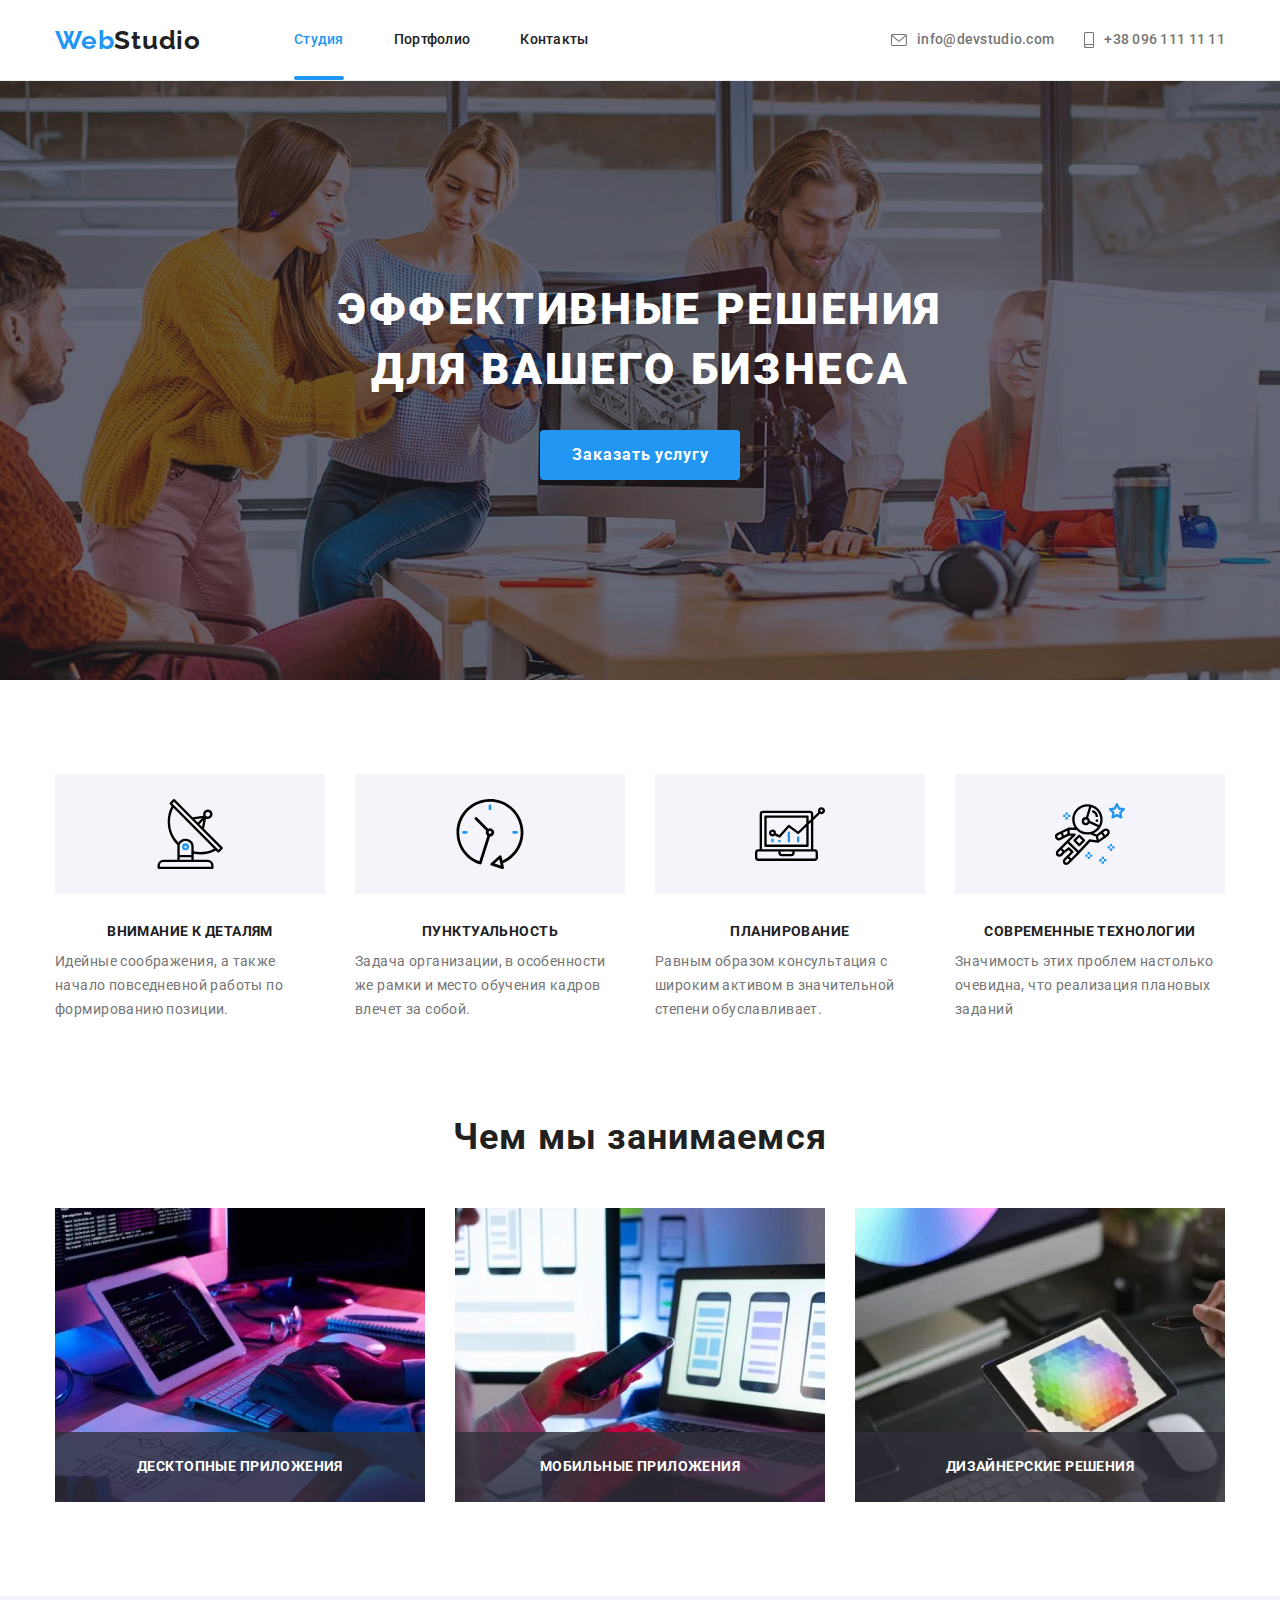
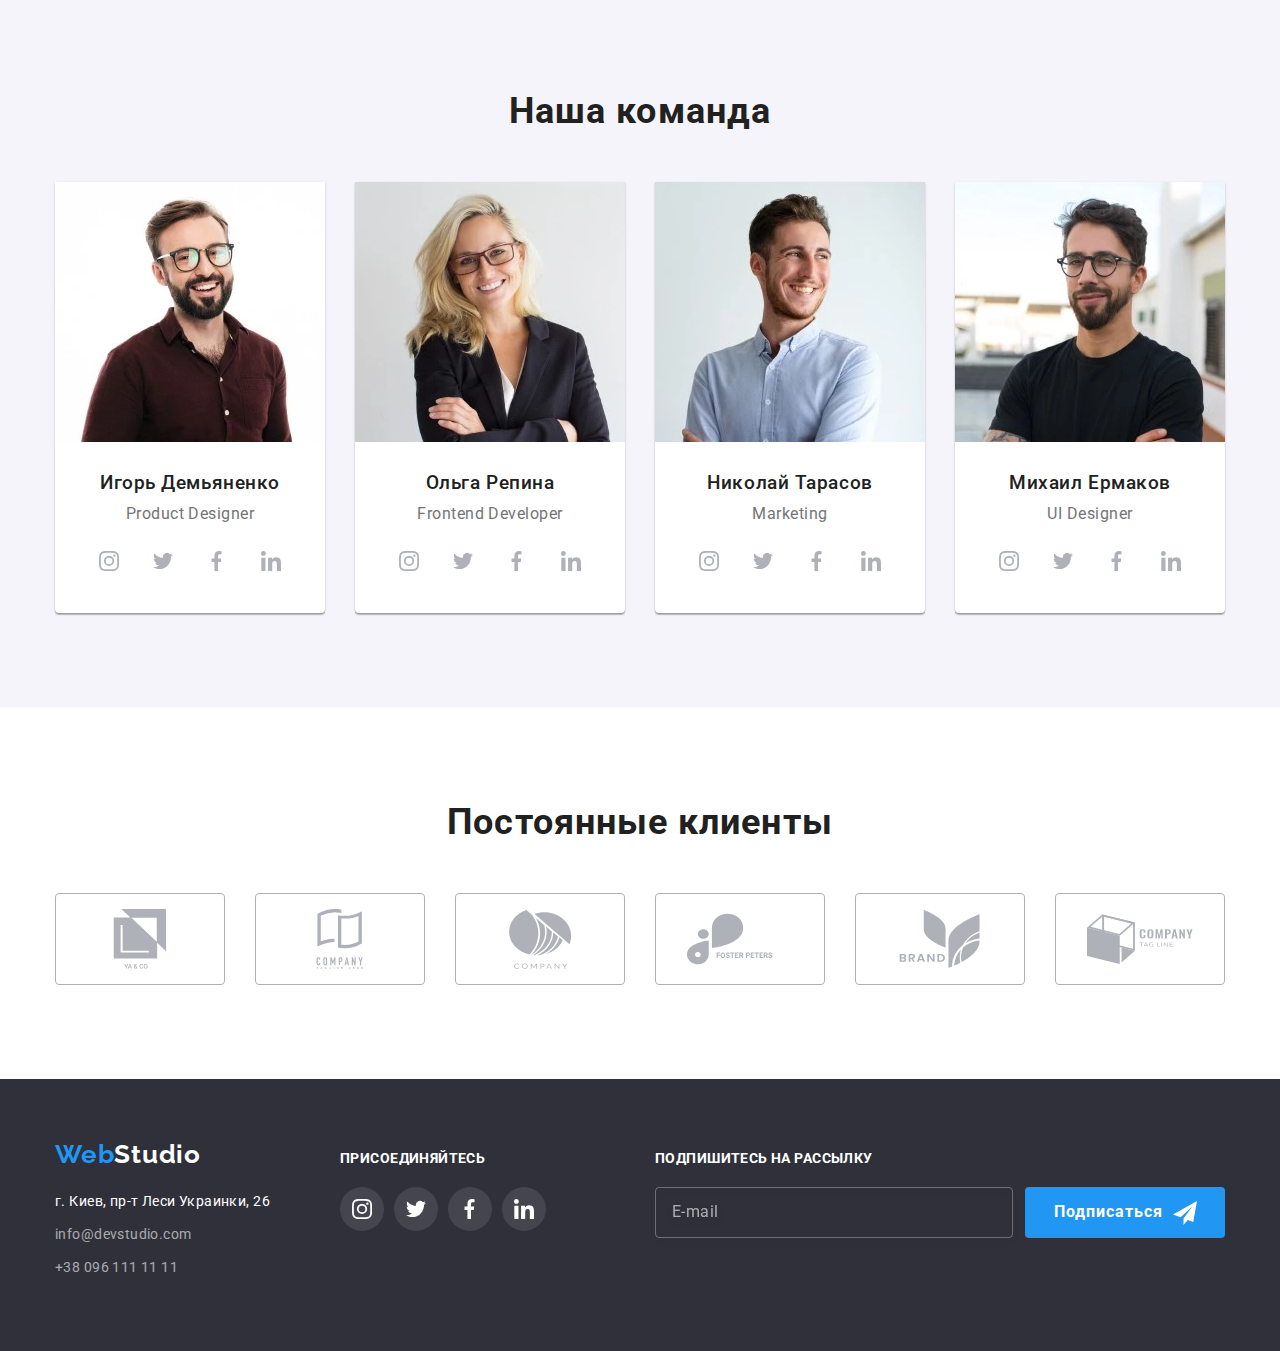
<file: index.html>
<!DOCTYPE html>
<html lang="ru">
<head>
    <meta charset="UTF-8">
    <meta http-equiv="X-UA-Compatible" content="IE=edge">
    <meta name="viewport" content="width=device-width, initial-scale=1.0">
    <meta name="description" content="Веб студия">
    <title>Студия</title>
    <link rel="stylesheet" href="https://cdnjs.cloudflare.com/ajax/libs/modern-normalize/1.1.0/modern-normalize.min.css">
    <link rel="stylesheet" href="./css/main.min.css">
    <link rel="preconnect" href="https://fonts.googleapis.com">
    <link rel="preconnect" href="https://fonts.gstatic.com" crossorigin>
    <link
        href="https://fonts.googleapis.com/css2?family=Raleway:wght@700&family=Roboto:wght@400;500;700;900&display=swap"
        rel="stylesheet">
</head>
<body data-body>
    <!-- header -->
    <header class="main-nav">
        <div class="container">
            <a class="logo link" href="./index.html" target="_blank" rel="noopener nofollow noreferrer">Web<span
                    class="logo-light-theme">Studio</span></a>
            
            <button class="mobile-menu-btn" type="button" aria-label="мобильное меню" data-menu-button>
                <svg class="mobile-menu-icon" width="40" height="40">
                    <use class="mobile-menu-burger" href="./images/icons/icons.svg#icon-menu-burger"></use>
                    <use class="mobile-menu-close" href="./images/icons/icons.svg#icon-menu-close"></use>
                </svg>
            </button>

            <!-- mob menu -->
            <div class="mobile-menu" data-menu>
                <ul class="mobile-menu-nav list">
                    <li class="mobile-menu-nav-item">
                        <a class="mobile-menu-nav-link link mobile-menu-nav-link--active" href="./index.html">Студия</a>
                    </li>
                    <li class="mobile-menu-nav-item">
                        <a class="mobile-menu-nav-link link" href="./portfolio.html">Портфолио</a>
                    </li>
                    <li class="mobile-menu-nav-item">
                        <a class="mobile-menu-nav-link link" href="">Контакты</a>
                    </li>
                </ul>
            
                <ul class="mobile-menu-contacts list">
                    <li class="mobile-menu-contacts-item">
                        <a class="mobile-menu-contacts-link link mobile-menu-contacts-link--active" href="tel:+380961111111">+38 096 111 11 11</a>
                    </li>
                    <li class="mobile-menu-contacts-item">
                        <a class="mobile-menu-contacts-link link" href="mailto:info@devstudio.com">info@devstudio.com</a>
                    </li>
                </ul>
            
                <ul class="mobile-menu-socials list">
                    <li class="mobile-menu-socials-item">
                        <a class="mobile-menu-socials-link link" href="" target="_blank" rel="noopener noreferer">Instagram</a>
                    </li>
                    <li class="mobile-menu-socials-item">
                        <a class="mobile-menu-socials-link link" href="" target="_blank" rel="noopener noreferer">Twitter</a>
                    </li>
                    <li class="mobile-menu-socials-item">
                        <a class="mobile-menu-socials-link link" href="" target="_blank" rel="noopener noreferer">Facebook</a>
                    </li>
                    <li class="mobile-menu-socials-item">
                        <a class="mobile-menu-socials-link link" href="" target="_blank" rel="noopener noreferer">LinkedIn</a>
                    </li>
                </ul>
            </div>

            <nav class="menu">
                <ul class="menu__list list">
                    <li class="menu__item item">
                        <a class="menu__link link menu__link--active" href="">Студия</a>
                    </li>
                    <li class="menu__item item">
                        <a class="menu__link link" href="./portfolio.html">Портфолио</a>
                    </li>
                    <li class="menu__item item">
                        <a class="menu__link link" href="">Контакты</a>
                    </li>
                </ul>
            </nav>
            <div class="contacts">
                <ul class="contacts__list list">
                    <li class="contacts__item item">
                        <a class="contacts__link link" href="mailto:info@devstudio.com">
                            <svg class="contacts__icon" width="16" height="12">
                                <use href="./images/icons/icons.svg#icon-mail"></use>
                            </svg>
                            info@devstudio.com
                        </a>
                    </li>
                    <li class="contacts__item item">
                        <a class="contacts__link link" href="tel:+380961111111">
                            <svg class="contacts__icon" width="10" height="16">
                                <use href="./images/icons/icons.svg#icon-smartphone"></use>
                            </svg>
                            +38 096 111 11 11
                        </a>
                    </li>
                </ul>
            </div>
        </div>  
    </header> 
    
    <main>
        <!--about --> 
        <section class="hero">            
            <h1 class="hero__title">Эффективные решения <br> для вашего бизнеса</h1>
            <button class="button" type="button" data-modal-open>Заказать услугу</button>
        </section>    

        <!-- wedo -->
        <section class="wedo">
            <div class="container">
                <h2 hidden>Преимущества</h2>
                <ul class="wedo__list list table-list">
                    <li class="wedo__item item table-item">
                        <div class="wedo-pic">
                            <svg width="70" height="70">
                                <use href="./images/icons/icons.svg#icon-antenna"></use>
                            </svg>
                        </div>
                        <h3 class="wedo__title">Внимание к деталям</h3>
                        <p class="wedo__desc">Идейные соображения, а также начало повседневной работы по формированию позиции.</p>
                    </li>
                    <li class="wedo__item item table-item">
                        <div class="wedo-pic">
                            <svg width="70" height="70">
                                <use href="./images/icons/icons.svg#icon-clock"></use>
                            </svg>
                        </div>
                        <h3 class="wedo__title">Пунктуальность</h3>
                        <p class="wedo__desc">Задача организации, в особенности же рамки и место обучения кадров влечет за собой.
                        </p>
                    </li>
                    <li class="wedo__item item table-item">
                        <div class="wedo-pic">
                            <svg width="70" height="70">
                                <use href="./images/icons/icons.svg#icon-diagram"></use>
                            </svg>
                        </div>
                        <h3 class="wedo__title">Планирование</h3>
                        <p class="wedo__desc">Равным образом консультация с широким активом в значительной степени обуславливает.
                        </p>
                    </li>
                    <li class="wedo__item item table-item">
                        <div class="wedo-pic">
                            <svg width="70" height="70">
                                <use href="./images/icons/icons.svg#icon-astronaut"></use>
                            </svg>
                        </div>
                        <h3 class="wedo__title">Современные технологии</h3>
                        <p class="wedo__desc">Значимость этих проблем настолько очевидна, что реализация плановых заданий</p>
                    </li>               
                </ul>
            </div>
        </section>

        
        <section class="works">
            <div class="container">
                <h2 class="section-title">Чем мы занимаемся</h2>
                <ul class="works__list list table-list">
                    <li class="works__item item table-item">
                        <picture>
                            <source 
                                media="(min-width: 1200px)" 
                                srcset="images/work/work-1-370.webp 1x, images/work/work-1-370@2x.webp 2x"
                                type="image/webp" 
                            />
                            <source
                                media="(min-width: 1200px)"                                 
                                srcset="images/work/work-1-370.jpg 1x, images/work/work-1-370@2x.jpg 2x" 
                                type="image/jpg"
                            />                            
                            <img class="works__image" src="./images/box-1.jpg" alt="компьютер 1" width="370" height="294">
                        </picture>                        
                        <p class="works__desc">Десктопные приложения</p>
                    </li>
                    <li class="works__item item table-item">
                        <picture>
                            <source 
                                media="(min-width: 1200px)" 
                                srcset="images/work/work-2-370.webp 1x, images/work/work-2-370@2x.webp 2x"
                                type="image/webp" 
                            />
                            <source 
                                media="(min-width: 1200px)"
                                srcset="images/work/work-2-370.jpg 1x, images/work/work-2-370@2x.jpg 2x" 
                                type="image/jpg" />
                            <img class="works__image" src="./images/box-2.jpg" alt="компьютер 2" width="370" height="294">
                        </picture>      
                        <p class="works__desc">Мобильные приложения</p>
                    </li>
                    <li class="works__item item table-item">
                        <picture>
                            <source 
                                media="(min-width: 1200px)" 
                                srcset="images/work/work-3-370.webp 1x, images/work/work-3-370@2x.webp 2x"
                                type="image/webp" 
                            />
                            <source 
                                media="(min-width: 1200px)"                                
                                srcset="images/work/work-3-370.jpg 1x, images/work/work-3-370@2x.jpg 2x"
                                type="image/jpg" 
                                />
                            <img class="works__image" src="./images/box-3.jpg" alt="компьютер 3" width="370" height="294">
                        </picture>                        
                        <p class="works__desc">Дизайнерские решения</p>
                    </li>
                </ul>
            </div>
        </section>

        <!--staff -->
        <section class="team">
            <div class="container">
            <h2 class="section-title">Наша команда</h2>
            <ul class="team__list list table-list ">
                <li class="team__item item table-item">
                    <picture>
                        <!-- desktop -->
                        <source 
                            media="(min-width: 1200px)"
                            srcset="images/team/team-1-270.webp 1x, images/team/team-1-270@2x.webp 2x" 
                            type="image/webp"
                        />
                        <source 
                            media="(min-width: 1200px)"
                            srcset="images/team/team-1-270.jpg 1x, images/team/team-1-270@2x.jpg 2x" 
                            type="image/jpg"
                        />

                        <!-- tablet -->
                        <source 
                            media="(min-width: 768px)" 
                            srcset="images/team/team-1-354.webp 1x, images/team/team-1-354@2x.webp 2x"
                            type="image/webp" 
                        />
                        <source 
                            media="(min-width: 768px)" 
                            srcset="images/team/team-1-354.jpg 1x, images/team/team-1-354@2x.jpg 2x"
                            type="image/jpg" 
                        />

                        <!-- mobile -->
                        <source 
                            media="(max-width: 767px)" 
                            srcset="images/team/team-1-450.webp 1x, images/team/team-1-450@2x.webp 2x"
                            type="image/webp" 
                        />
                        <source 
                            media="(max-width: 767px)" 
                            srcset="images/team/team-1-450.jpg 1x, images/team/team-1-450@2x.jpg 2x"
                            type="image/jpg" 
                        />
                        <img class="team__image" src="./images/img-1.jpg" alt="Игорь" width="270" height="260">
                    </picture>

                    <div class="team-desc">
                        <h3 class="team-desc__name">Игорь Демьяненко</h3>
                        <p class="team-desc__position" lang="en">Product Designer</p>
                        <ul class="social list">
                            <li class="social__item">                                
                                <a class="social__link link" href="" target="_blank" rel="noopener noreferer" aria-label="instagram">
                                <svg class="social__icon" width="20" height="20">
                                    <use href="./images/icons/icons.svg#icon-instagram"></use>
                                </svg>
                                </a>
                            </li>
                            <li class="social__item">
                                <a class="social__link link" href="" target="_blank" rel="noopener noreferer" aria-label="twitter">
                                <svg class="social__icon" width="20" height="20">
                                    <use href="./images/icons/icons.svg#icon-twitter"></use>
                                </svg>
                                </a>
                            </li>
                            <li class="social__item">
                                <a class="social__link link" href="" target="_blank" rel="noopener noreferer" aria-label="facebook">
                                <svg class="social__icon" width="20" height="20">
                                    <use href="./images/icons/icons.svg#icon-facebook"></use>
                                </svg>
                                </a>
                            </li>
                            <li class="social__item">
                                <a class="social__link link" href="" target="_blank" rel="noopener noreferer" aria-label="linkedin">
                                <svg class="social__icon" width="20" height="20">
                                    <use href="./images/icons/icons.svg#icon-linkedin"></use>
                                </svg>
                                </a>
                            </li>
                        </ul>
                    </div>                    
                </li>
                <li class="team__item item table-item">
                    <picture>
                        <!-- desktop -->
                        <source 
                            media="(min-width: 1200px)" 
                            srcset="images/team/team-2-270.webp 1x, images/team/team-2-270@2x.webp 2x"
                            type="image/webp" 
                        />
                        <source 
                            media="(min-width: 1200px)" 
                            srcset="images/team/team-2-270.jpg 1x, images/team/team-2-270@2x.jpg 2x"
                            type="image/jpg" 
                        />

                        <!-- tablet -->
                        <source 
                            media="(min-width: 768px)" 
                            srcset="images/team/team-2-354.webp 1x, images/team/team-2-354@2x.webp 2x"
                            type="image/webp" 
                        />
                        <source 
                            media="(min-width: 768px)" 
                            srcset="images/team/team-2-354.jpg 1x, images/team/team-2-354@2x.jpg 2x"
                            type="image/jpg" 
                        />

                        <!-- mobile -->
                        <source 
                            media="(max-width: 767px)" 
                            srcset="images/team/team-2-450.webp 1x, images/team/team-2-450@2x.webp 2x"
                            type="image/webp" 
                        />
                        <source 
                            media="(max-width: 767px)" 
                            srcset="images/team/team-2-450.jpg 1x, images/team/team-2-450@2x.jpg 2x"
                            type="image/jpg" 
                        />
                        <img class="team__image" src="./images/img-2.jpg" alt="Ольга" width="270" height="260">
                    </picture>
                    
                    <div class="team-desc">
                        <h3 class="team-desc__name">Ольга Репина</h3>
                        <p class="team-desc__position" lang="en">Frontend Developer</p>
                        <ul class="social list">
                            <li class="social__item">
                                <a class="social__link link" href="" target="_blank" rel="noopener noreferer" aria-label="instagram">
                                    <svg class="social__icon" width="20" height="20">
                                        <use href="./images/icons/icons.svg#icon-instagram"></use>
                                    </svg>
                                </a>
                            </li>
                            <li class="social__item">
                                <a class="social__link link" href="" target="_blank" rel="noopener noreferer" aria-label="twitter">
                                    <svg class="social__icon" width="20" height="20">
                                        <use href="./images/icons/icons.svg#icon-twitter"></use>
                                    </svg>
                                </a>
                            </li>
                            <li class="social__item">
                                <a class="social__link link" href="" target="_blank" rel="noopener noreferer" aria-label="facebook">
                                    <svg class="social__icon" width="20" height="20">
                                        <use href="./images/icons/icons.svg#icon-facebook"></use>
                                    </svg>
                                </a>
                            </li>
                            <li class="social__item">
                                <a class="social__link link" href="" target="_blank" rel="noopener noreferer" aria-label="linkedin">
                                    <svg class="social__icon" width="20" height="20">
                                        <use href="./images/icons/icons.svg#icon-linkedin"></use>
                                    </svg>
                                </a>
                            </li>
                        </ul>
                    </div>                    
                </li>
                <li class="team__item item table-item">
                    <picture>
                        <!-- desktop -->
                        <source 
                            media="(min-width: 1200px)" 
                            srcset="images/team/team-3-270.webp 1x, images/team/team-3-270@2x.webp 2x"
                            type="image/webp" 
                        />
                        <source 
                            media="(min-width: 1200px)" 
                            srcset="images/team/team-3-270.jpg 1x, images/team/team-3-270@2x.jpg 2x"
                            type="image/jpg" 
                        />

                        <!-- tablet -->
                        <source 
                            media="(min-width: 768px)" 
                            srcset="images/team/team-3-354.webp 1x, images/team/team-3-354@2x.webp 2x"
                            type="image/webp" 
                        />
                        <source 
                            media="(min-width: 768px)" 
                            srcset="images/team/team-3-354.jpg 1x, images/team/team-3-354@2x.jpg 2x"
                            type="image/jpg" 
                        />

                        <!-- mobile -->
                        <source 
                            media="(max-width: 767px)" 
                            srcset="images/team/team-3-450.webp 1x, images/team/team-3-450@2x.webp 2x"
                            type="image/webp" 
                        />
                        <source 
                            media="(max-width: 767px)" 
                            srcset="images/team/team-3-450.jpg 1x, images/team/team-3-450@2x.jpg 2x"
                            type="image/jpg" 
                        />
                        <img class="team__image" src="./images/img-3.jpg" alt="Николай" width="270" height="260">
                    </picture>
                    
                    <div class="team-desc">
                        <h3 class="team-desc__name">Николай Тарасов</h3>
                        <p class="team-desc__position" lang="en">Marketing</p>
                        <ul class="social list">
                            <li class="social__item">
                                <a class="social__link link" href="" target="_blank" rel="noopener noreferer" aria-label="instagram">
                                    <svg class="social__icon" width="20" height="20">
                                        <use href="./images/icons/icons.svg#icon-instagram"></use>
                                    </svg>
                                </a>
                            </li>
                            <li class="social__item">
                                <a class="social__link link" href="" target="_blank" rel="noopener noreferer" aria-label="twitter">
                                    <svg class="social__icon" width="20" height="20">
                                        <use href="./images/icons/icons.svg#icon-twitter"></use>
                                    </svg>
                                </a>
                            </li>
                            <li class="social__item">
                                <a class="social__link link" href="" target="_blank" rel="noopener noreferer" aria-label="facebook">
                                    <svg class="social__icon" width="20" height="20">
                                        <use href="./images/icons/icons.svg#icon-facebook"></use>
                                    </svg>
                                </a>
                            </li>
                            <li class="social__item">
                                <a class="social__link link" href="" target="_blank" rel="noopener noreferer" aria-label="linkedin">
                                    <svg class="social__icon" width="20" height="20">
                                        <use href="./images/icons/icons.svg#icon-linkedin"></use>
                                    </svg>
                                </a>
                            </li>
                        </ul>
                    </div>                    
                </li>
                <li class="team__item item table-item">
                    <picture>
                        <!-- desktop -->
                        <source 
                            media="(min-width: 1200px)" 
                            srcset="images/team/team-4-270.webp 1x, images/team/team-4-270@2x.webp 2x"
                            type="image/webp" 
                        />
                        <source 
                            media="(min-width: 1200px)" 
                            srcset="images/team/team-4-270.jpg 1x, images/team/team-4-270@2x.jpg 2x"
                            type="image/jpg" 
                        />

                        <!-- tablet -->
                        <source 
                            media="(min-width: 768px)" 
                            srcset="images/team/team-4-354.webp 1x, images/team/team-4-354@2x.webp 2x"
                            type="image/webp" 
                        />
                        <source 
                            media="(min-width: 768px)" 
                            srcset="images/team/team-4-354.jpg 1x, images/team/team-4-354@2x.jpg 2x"
                            type="image/jpg" 
                        />

                        <!-- mobile -->
                        <source 
                            media="(max-width: 767px)" 
                            srcset="images/team/team-4-450.webp 1x, images/team/team-4-450@2x.webp 2x"
                            type="image/webp" 
                        />
                        <source 
                            media="(max-width: 767px)" 
                            srcset="images/team/team-4-450.jpg 1x, images/team/team-4-450@2x.jpg 2x"
                            type="image/jpg" 
                        />
                        <img class="team__image" src="./images/img-4.jpg" alt="Михаил" width="270" height="260">
                    </picture>
                    
                    <div class="team-desc">
                        <h3 class="team-desc__name">Михаил Ермаков</h3>
                        <p class="team-desc__position" lang="en">UI Designer</p>
                        <ul class="social list">
                            <li class="social__item">
                                <a class="social__link link" href="" target="_blank" rel="noopener noreferer" aria-label="instagram">
                                    <svg class="social__icon" width="20" height="20">
                                        <use href="./images/icons/icons.svg#icon-instagram"></use>
                                    </svg>
                                </a>
                            </li>
                            <li class="social__item">
                                <a class="social__link link" href="" target="_blank" rel="noopener noreferer" aria-label="twitter">
                                    <svg class="social__icon" width="20" height="20">
                                        <use href="./images/icons/icons.svg#icon-twitter"></use>
                                    </svg>
                                </a>
                            </li>
                            <li class="social__item">
                                <a class="social__link link" href="" target="_blank" rel="noopener noreferer" aria-label="facebook">
                                    <svg class="social__icon" width="20" height="20">
                                        <use href="./images/icons/icons.svg#icon-facebook"></use>
                                    </svg>
                                </a>
                            </li>
                            <li class="social__item">
                                <a class="social__link link" href="" target="_blank" rel="noopener noreferer" aria-label="linkedin">
                                    <svg class="social__icon" width="20" height="20">
                                        <use href="./images/icons/icons.svg#icon-linkedin"></use>
                                    </svg>
                                </a>
                            </li>
                        </ul>
                    </div>                    
                </li>
            </ul>
            </div>         
        </section>

        <!-- clients -->
        <section class="clients">
            <div class="container">
                <h2 class="section-title">Постоянные клиенты</h2>
                <ul class="clients__list list table-list">
                    <li class="clients__item item table-item">
                        <a class="clients__link link" href="" target="_blank" rel="noopener noreferer" aria-label="client-1">
                            <svg class="clients__icon" width="106" height="60">
                                <use href="./images/icons/icons.svg#icon-client-1"></use>
                            </svg>
                        </a>
                    </li>
                    <li class="clients__item item table-item">
                        <a class="clients__link link" href="" target="_blank" rel="noopener noreferer" aria-label="client-2">
                            <svg class="clients__icon" width="106" height="60">
                                <use href="./images/icons/icons.svg#icon-client-2"></use>
                            </svg>
                        </a>
                    </li>
                    <li class="clients__item item table-item">
                        <a class="clients__link link" href="" target="_blank" rel="noopener noreferer" aria-label="client-3">
                            <svg class="clients__icon" width="106" height="60">
                                <use href="./images/icons/icons.svg#icon-client-3"></use>
                            </svg>
                        </a>
                    </li>
                    <li class="clients__item item table-item">
                        <a class="clients__link link" href="" target="_blank" rel="noopener noreferer" aria-label="client-4">
                            <svg class="clients__icon" width="106" height="60">
                                <use href="./images/icons/icons.svg#icon-client-4"></use>
                            </svg>
                        </a>
                    </li>
                    <li class="clients__item item table-item">
                        <a class="clients__link link" href="" target="_blank" rel="noopener noreferer" aria-label="client-5">
                            <svg class="clients__icon" width="106" height="60">
                                <use href="./images/icons/icons.svg#icon-client-5"></use>
                            </svg>
                        </a>
                    </li>
                    <li class="clients__item item table-item">
                        <a class="clients__link link" href="" target="_blank" rel="noopener noreferer" aria-label="client-6">
                            <svg class="clients__icon" width="106" height="60">
                                <use href="./images/icons/icons.svg#icon-client-6"></use>
                            </svg>
                        </a>
                    </li>
                </ul>
            </div>
        </section>
    </main>

    <!-- footer -->
    <footer class="footer">         
        <div class="container">
            <div class="footer-contacts">
                <a class="footer-contacts__logo logo link" href="./index.html" target="_blank" rel="noopener nofollow noreferrer">Web<span
                        class="logo-dark-theme">Studio</span></a>
                <address class="address">
                    <ul class="address__list list">
                        <li class="address__item item">
                            <a class="address__link link" href="https://goo.gl/maps/7HZzm9QdchbtxohQ8" target="_blank"
                                rel="noopener nofollow noreferrer">г. Киев, пр-т Леси Украинки, 26</a>
                        </li>
                        <li class="address__item item">
                            <a class="address__link link" href="mailto:info@devstudio.com">info@devstudio.com</a>
                        </li>
                        <li class="address__item item">
                            <a class="address__link link" href="tel:+380961111111">+38 096 111 11 11</a>
                        </li>
                    </ul>
                </address>
            </div>
            <div class="footer-subscribe">
                <h3 class="footer-subscribe__title">присоединяйтесь</h3>
                <ul class="social list">
                    <li class="social__item">
                        <a class="social__link social__link--focused link" href="" target="_blank" rel="noopener noreferer" aria-label="instagram">
                            <svg class="social__icon social__icon--focused" width="20" height="20">
                                <use href="./images/icons/icons.svg#icon-instagram"></use>
                            </svg>
                        </a>
                    </li>
                    <li class="social__item">
                        <a class="social__link social__link--focused link" href="" target="_blank" rel="noopener noreferer" aria-label="instagram">
                            <svg class="social__icon social__icon--focused" width="20" height="20">
                                <use href="./images/icons/icons.svg#icon-twitter"></use>
                            </svg>
                        </a>
                    </li>
                    <li class="social__item">
                        <a class="social__link social__link--focused link" href="" target="_blank" rel="noopener noreferer" aria-label="instagram">
                            <svg class="social__icon social__icon--focused" width="20" height="20">
                                <use href="./images/icons/icons.svg#icon-facebook"></use>
                            </svg>
                        </a>
                    </li>
                    <li class="social__item">
                        <a class="social__link social__link--focused link" href="" target="_blank" rel="noopener noreferer" aria-label="instagram">
                            <svg class="social__icon social__icon--focused" width="20" height="20">
                                <use href="./images/icons/icons.svg#icon-linkedin"></use>
                            </svg>
                        </a>
                    </li>
                </ul>
            </div>
            <div class="footer-distribution">
                <h3 class="footer-distribution__title">Подпишитесь на рассылку</h3>
                <form class="subscribe-form" name="subscribe-form">
                    <input class="subscribe-form__input" type="email" name="email" placeholder="E-mail" required >
                    <button class="subscribe-btn button" type="submit">Подписаться
                        <svg class="subscribe-btn__icon" width="24" height="24">
                            <use href="./images/icons/icons.svg#icon-send"></use>
                        </svg>
                    </button>
                </form>            
            </div>
        </div>    
    </footer>

    <!-- modal  -->
    <div class="backdrop is-hidden" data-modal>
        <div class="modal">
            <button class="modal-close-btn" type="button" data-modal-close>
                <svg class="modal-close-icon" width="11" height="11">
                    <use href="./images/icons/icons.svg#icon-close"></use>
                </svg>
            </button>

            <span class="modal-title">Оставьте свои данные, мы вам перезвоним</span>
            
            <form class="modal-form" name="client-info">
                <div class="modal-input-wrp">
                    <label class="modal-form-label">
                        <span class="modal-form-dsc">Имя</span>
                        <svg class="modal-form-icon" width="18" height="18">
                            <use href="./images/icons/icons.svg#icon-man"></use>
                        </svg>
                        <input class="modal-form-input" type="text" name="client-name" required>
                    </label>
                </div>

                <div class="modal-input-wrp">
                    <label class="modal-form-label">
                        <span class="modal-form-dsc">Телефон</span>
                        <svg class="modal-form-icon" width="18" height="18">
                            <use href="./images/icons/icons.svg#icon-phone"></use>
                        </svg>
                        <input class="modal-form-input" type="tel" name="client-phone" required>
                    </label>
                </div>

                <div class="modal-input-wrp">
                    <label class="modal-form-label">
                        <span class="modal-form-dsc">Почта</span>
                        <svg class="modal-form-icon" width="18" height="18">
                            <use href="./images/icons/icons.svg#icon-letter"></use>
                        </svg>
                        <input class="modal-form-input" type="email" name="client-email" required>
                    </label>
                </div>

                <label class="modal-form-label">
                    <span class="modal-form-dsc">Комментарий</span>
                    <textarea class="modal-form-input form-textarea" name="client-comment" placeholder="Введите текст"></textarea>
                </label>
                
                <div class="modal-input-wrp">
                    <label class="modal-form-checkbox">
                        <input class="form-checkbox-input visually-hidden" type="checkbox" name="client-agreement" value="client-agreement"
                            checked required>
                        <svg class="form-checkbox-icon empty" width="16" height="15">
                            <use href="./images/icons/icons.svg#icon-cb-empty"></use>
                        </svg>
                        <svg class="form-checkbox-icon agree" width="16" height="15">
                            <use href="./images/icons/icons.svg#icon-cb-agree"></use>
                        </svg>
                        <span class="form-checkbox-agreement">
                            Соглашаюсь с рассылкой и принимаю
                            <a class="form-checkbox-contract" href="">
                                Условия договора
                            </a>
                        </span>
                    </label>
                </div>

                <button class="modal-form-btn button" type="submit">Отправить</button>
            </form>
        </div>
    </div>

    
    <script src="./js/modal.js"></script>
    <script src="./js/mobile-menu.js"></script>
</body>
</html>
</file>
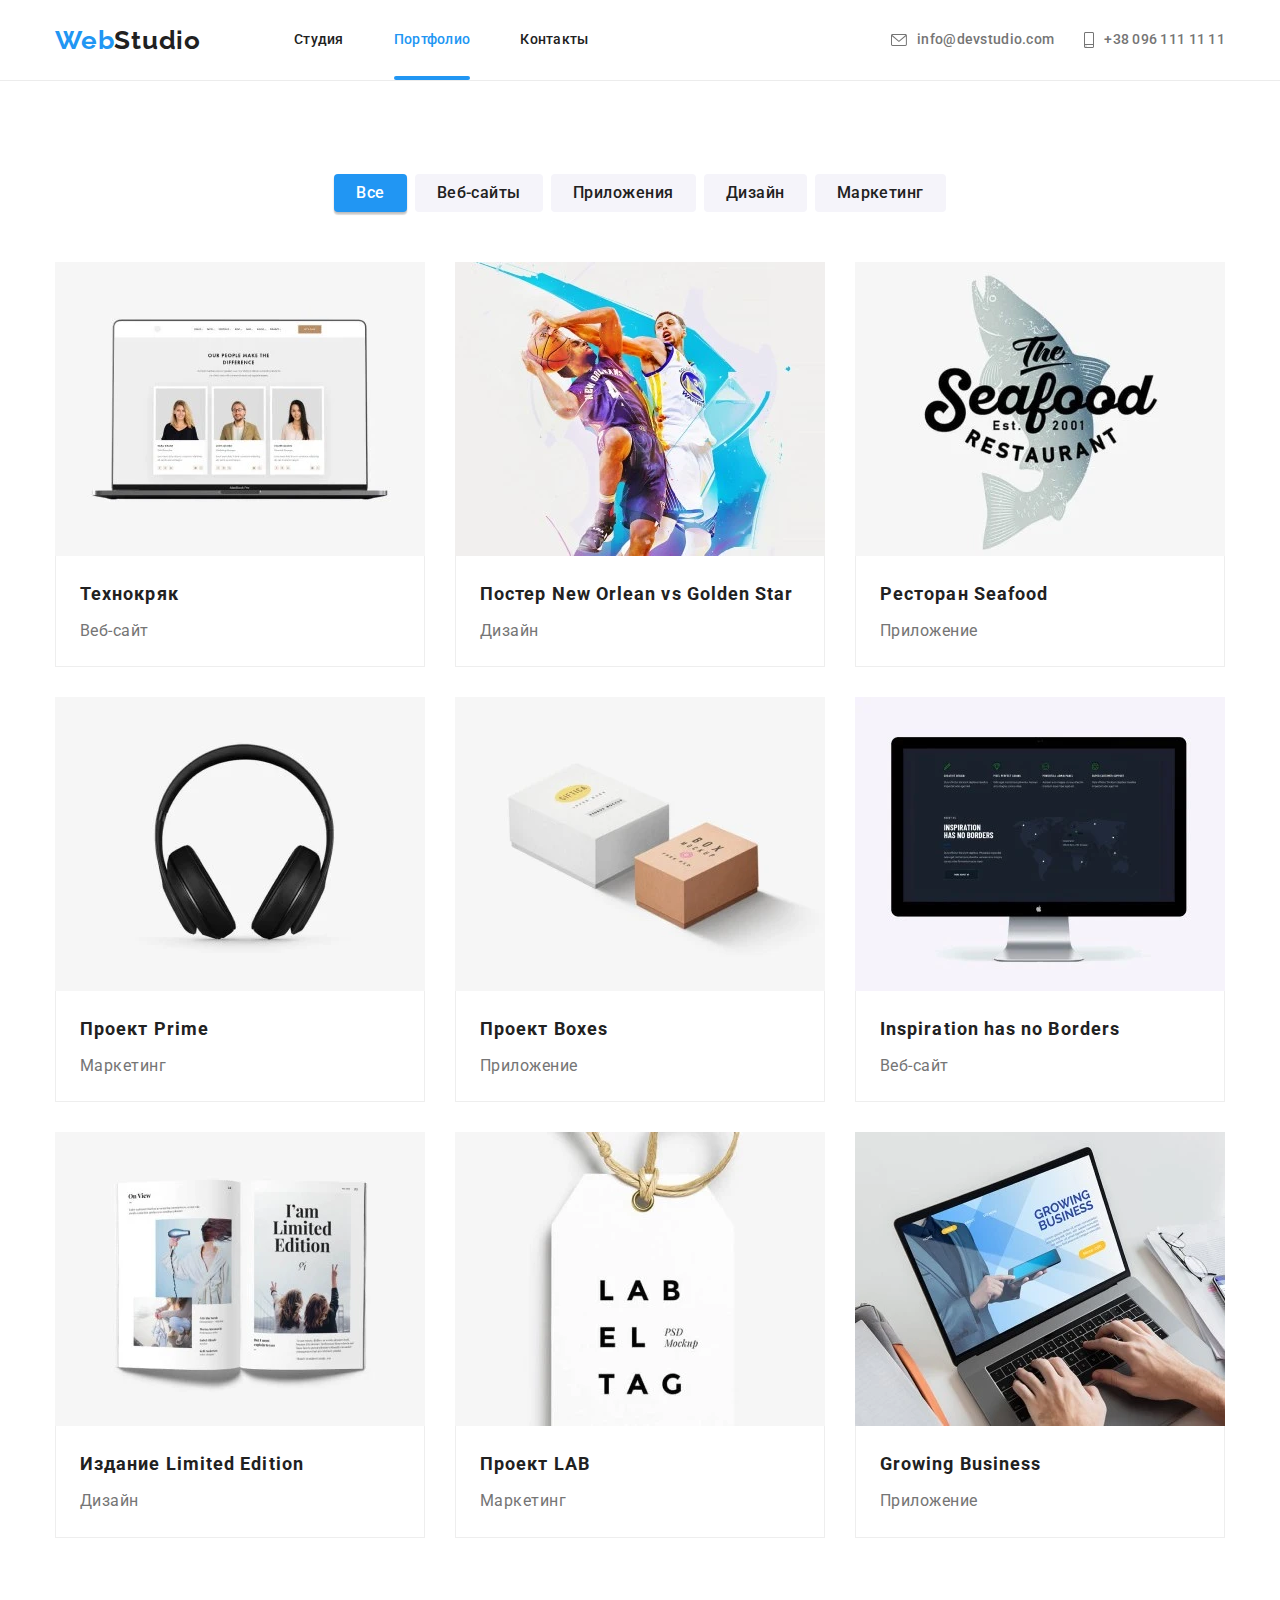
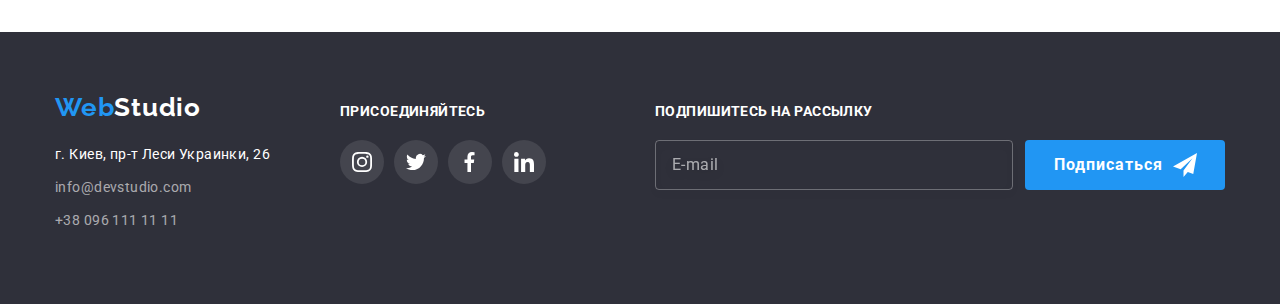
<file: portfolio.html>
<!DOCTYPE html>
<html lang="ru">

<head>
    <meta charset="UTF-8">
    <meta http-equiv="X-UA-Compatible" content="IE=edge">
    <meta name="viewport" content="width=device-width, initial-scale=1.0">
    <meta name="description"
        content="Portfolio">
    <title>Портфолио</title>
    <link rel="stylesheet" href="https://cdnjs.cloudflare.com/ajax/libs/modern-normalize/1.1.0/modern-normalize.min.css">
    <link rel="stylesheet" href="./css/main.min.css">
    <link rel="preconnect" href="https://fonts.googleapis.com">
    <link rel="preconnect" href="https://fonts.gstatic.com" crossorigin>
    <link href="https://fonts.googleapis.com/css2?family=Raleway:wght@700&family=Roboto:wght@400;500;700;900&display=swap"
        rel="stylesheet">
</head>

<body data-body>
    <!-- header  -->
    <header class="main-nav">
        <div class="container">
            <a class="logo link" href="./index.html" target="_blank" rel="noopener nofollow noreferrer">Web<span
                    class="logo-light-theme">Studio</span></a>
            
            <button class="mobile-menu-btn" type="button" aria-label="мобильное меню" data-menu-button>
                <svg class="mobile-menu-icon" width="40" height="40">
                    <use class="mobile-menu-burger" href="./images/icons/icons.svg#icon-menu-burger"></use>
                    <use class="mobile-menu-close" href="./images/icons/icons.svg#icon-menu-close"></use>
                </svg>
            </button>
            
            <!-- mob -->
            <div class="mobile-menu" data-menu>
                <ul class="mobile-menu-nav list">
                    <li class="mobile-menu-nav-item">
                        <a class="mobile-menu-nav-link link" href="./index.html">Студия</a>
                    </li>
                    <li class="mobile-menu-nav-item">
                        <a class="mobile-menu-nav-link link mobile-menu-nav-link--active" href="./portfolio.html">Портфолио</a>
                    </li>
                    <li class="mobile-menu-nav-item">
                        <a class="mobile-menu-nav-link link" href="">Контакты</a>
                    </li>
                </ul>
            
                <ul class="mobile-menu-contacts list">
                    <li class="mobile-menu-contacts-item">
                        <a class="mobile-menu-contacts-link link mobile-menu-contacts-link--active" href="tel:+380961111111">+38 096
                            111 11 11</a>
                    </li>
                    <li class="mobile-menu-contacts-item">
                        <a class="mobile-menu-contacts-link link" href="mailto:info@devstudio.com">info@devstudio.com</a>
                    </li>
                </ul>
            
                <ul class="mobile-menu-socials list">
                    <li class="mobile-menu-socials-item">
                        <a class="mobile-menu-socials-link link" href="" target="_blank" rel="noopener noreferer">Instagram</a>
                    </li>
                    <li class="mobile-menu-socials-item">
                        <a class="mobile-menu-socials-link link" href="" target="_blank" rel="noopener noreferer">Twitter</a>
                    </li>
                    <li class="mobile-menu-socials-item">
                        <a class="mobile-menu-socials-link link" href="" target="_blank" rel="noopener noreferer">Facebook</a>
                    </li>
                    <li class="mobile-menu-socials-item">
                        <a class="mobile-menu-socials-link link" href="" target="_blank" rel="noopener noreferer">LinkedIn</a>
                    </li>
                </ul>
            </div>
            
            <nav class="menu">
                <ul class="menu__list list">
                    <li class="menu__item item">
                        <a class="menu__link link" href="./index.html">Студия</a>
                    </li>
                    <li class="menu__item item">
                        <a class="menu__link link menu__link--active" href="">Портфолио</a>
                    </li>
                    <li class="menu__item item">
                        <a class="menu__link link" href="">Контакты</a>
                    </li>
                </ul>
            </nav>

            <div class="contacts">
                <ul class="contacts__list list">
                    <li class="contacts__item item">
                        <a class="contacts__link link" href="mailto:info@devstudio.com">
                            <svg class="contacts__icon" width="16" height="12">
                                <use href="./images/icons/icons.svg#icon-mail"></use>
                            </svg>
                            info@devstudio.com
                        </a>
                    </li>
                    <li class="contacts__item item">
                        <a class="contacts__link link" href="tel:+380961111111">
                            <svg class="contacts__icon" width="10" height="16">
                                <use href="./images/icons/icons.svg#icon-smartphone"></use>
                            </svg>
                            +38 096 111 11 11
                        </a>
                    </li>
                </ul>
            </div>
        </div>
    </header>
    
    <!-- main -->
    <main>
        <section class="portfolio">
            <div class="container">
                <h1 hidden>Портфолио</h1>
                
                <ul class="list sort-btn">
                    <li class="item">
                        <button class="portfolio-button button active-btn" type="button">Все</button>
                    </li>
                    <li class="item">
                        <button class="portfolio-button button" type="button">Веб-сайты</button>
                    </li>
                    <li class="item">
                        <button class="portfolio-button button" type="button">Приложения</button>
                    </li>
                    <li class="item">
                        <button class="portfolio-button button" type="button">Дизайн</button>
                    </li>
                    <li class="item">
                        <button class="portfolio-button button" type="button">Маркетинг</button>
                    </li>
                </ul>
                
                <ul class="porfolio-list list table-list">
                    <!-- 1 -->
                    <li class="portfolio-item item table-item"> 
                        <a class="portfolio-link link" href="">                          
                            <div class="portfolio-img-card">
                                <picture>
                                    <!-- desktop -->
                                    <source 
                                        media="(min-width: 1200px)" 
                                        srcset="images/portfolio/portfolio-1-370.webp 1x, images/portfolio/portfolio-1-370@2x.webp 2x"
                                        type="image/webp" 
                                    />
                                    <source 
                                        media="(min-width: 1200px)" 
                                        srcset="images/portfolio/portfolio-1-370.jpg 1x, images/portfolio/portfolio-1-370@2x.jpg 2x"
                                        type="image/jpg" 
                                    />

                                    <!-- tablet -->
                                    <source 
                                        media="(min-width: 768px)" 
                                        srcset="images/portfolio/portfolio-1-354.webp 1x, images/portfolio/portfolio-1-354@2x.webp 2x"
                                        type="image/webp" 
                                    />
                                    <source 
                                        media="(min-width: 768px)" 
                                        srcset="images/portfolio/portfolio-1-354.jpg 1x, images/portfolio/portfolio-1-354@2x.jpg 2x"
                                        type="image/jpg" 
                                    />

                                    <!-- mobile -->
                                    <source 
                                        media="(max-width: 767px)" 
                                        srcset="images/portfolio/portfolio-1-450.webp 1x, images/portfolio/portfolio-1-450@2x.webp 2x"
                                        type="image/webp" 
                                    />
                                    <source 
                                        media="(max-width: 767px)" 
                                        srcset="images/portfolio/portfolio-1-450.jpg 1x, images/portfolio/portfolio-1-450@2x.jpg 2x"
                                        type="image/jpg" 
                                    />
                                    <img class="portfolio-image" src="./images/portfolio-1.jpg" alt="0" width="370" height="294">
                                </picture>

                                <div class="portfolio-overlay">
                                    <p class="portfolio-overlay-desc">Lorem ipsum dolor sit amet consectetur adipisicing elit.e illo. Quasi, nam minus.
                                    </p>
                                </div>
                            </div>
                            <div class="card-desc">
                                <h2 class="portfolio-project">Технокряк</h2>
                                <p class="portfolio-category">Веб-сайт</p>
                            </div>                                                  
                        </a>                        
                    </li>
                    <!-- 2 -->
                    <li class="portfolio-item item table-item">
                        <a class="portfolio-link link" href="">
                            <div class="portfolio-img-card">
                                <picture>
                                    <!-- desktop -->
                                    <source 
                                        media="(min-width: 1200px)" 
                                        srcset="images/portfolio/portfolio-2-370.webp 1x, images/portfolio/portfolio-2-370@2x.webp 2x"
                                        type="image/webp" 
                                    />
                                    <source 
                                        media="(min-width: 1200px)" 
                                        srcset="images/portfolio/portfolio-2-370.jpg 1x, images/portfolio/portfolio-2-370@2x.jpg 2x"
                                        type="image/jpg" 
                                    />

                                    <!-- tablet -->
                                    <source 
                                        media="(min-width: 768px)" 
                                        srcset="images/portfolio/portfolio-2-354.webp 1x, images/portfolio/portfolio-2-354@2x.webp 2x"
                                        type="image/webp" 
                                    />
                                    <source 
                                        media="(min-width: 768px)" 
                                        srcset="images/portfolio/portfolio-2-354.jpg 1x, images/portfolio/portfolio-2-354@2x.jpg 2x"
                                        type="image/jpg" 
                                    />

                                    <!-- mobile -->
                                    <source 
                                        media="(max-width: 767px)" 
                                        srcset="images/portfolio/portfolio-2-450.webp 1x, images/portfolio/portfolio-2-450@2x.webp 2x"
                                        type="image/webp" 
                                    />
                                    <source 
                                        media="(max-width: 767px)" 
                                        srcset="images/portfolio/portfolio-2-450.jpg 1x, images/portfolio/portfolio-2-450@2x.jpg 2x"
                                        type="image/jpg" 
                                    />
                                    <img class="portfolio-image" 
                                    src="./images/portfolio-2.jpg" alt="1" width="370" height="294">
                                </picture>
                                
                                <div class="portfolio-overlay">
                                    <p class="portfolio-overlay-desc">Lorem ipsum dolor sit amet consectetur adipisicing elit.e illo. Quasi, nam minus.
                                    </p>
                                </div>
                            </div>                            
                            <div class="card-desc">
                                <h2 class="portfolio-project">Постер New Orlean vs Golden Star</h2>
                                <p class="portfolio-category">Дизайн</p>
                            </div>
                        </a>
                    </li>
                    <!-- 3 -->
                    <li class="portfolio-item item table-item">
                        <a class="portfolio-link link" href="">
                            <div class="portfolio-img-card">
                                <picture>
                                    <!-- desktop -->
                                    <source 
                                        media="(min-width: 1200px)" 
                                        srcset="images/portfolio/portfolio-3-370.webp 1x, images/portfolio/portfolio-3-370@2x.webp 2x"
                                        type="image/webp" 
                                    />
                                    <source 
                                        media="(min-width: 1200px)" 
                                        srcset="images/portfolio/portfolio-3-370.jpg 1x, images/portfolio/portfolio-3-370@2x.jpg 2x"
                                        type="image/jpg" 
                                    />

                                    <!-- tablet -->
                                    <source 
                                        media="(min-width: 768px)" 
                                        srcset="images/portfolio/portfolio-3-354.webp 1x, images/portfolio/portfolio-3-354@2x.webp 2x"
                                        type="image/webp" 
                                    />
                                    <source 
                                        media="(min-width: 768px)" 
                                        srcset="images/portfolio/portfolio-3-354.jpg 1x, images/portfolio/portfolio-3-354@2x.jpg 2x"
                                        type="image/jpg" 
                                    />

                                    <!-- mobile -->
                                    <source 
                                        media="(max-width: 767px)" 
                                        srcset="images/portfolio/portfolio-3-450.webp 1x, images/portfolio/portfolio-3-450@2x.webp 2x"
                                        type="image/webp" 
                                    />
                                    <source 
                                        media="(max-width: 767px)" 
                                        srcset="images/portfolio/portfolio-3-450.jpg 1x, images/portfolio/portfolio-3-450@2x.jpg 2x"
                                        type="image/jpg" 
                                    />
                                    <img class="portfolio-image" src="./images/portfolio-3.jpg" alt="2" width="370" height="294">
                                </picture>
                                
                                <div class="portfolio-overlay">
                                    <p class="portfolio-overlay-desc">Lorem ipsum dolor sit amet consectetur adipisicing elit.e illo. Quasi, nam minus.
                                    </p>
                                </div>
                            </div>                            
                            <div class="card-desc">
                                <h2 class="portfolio-project">Ресторан Seafood</h2>
                                <p class="portfolio-category">Приложение</p>
                            </div>
                        </a>
                    </li>
                    <!-- 4 -->
                    <li class="portfolio-item item table-item">
                        <a class="portfolio-link link" href="">
                            <div class="portfolio-img-card">
                                <picture>
                                    <!-- desktop -->
                                    <source 
                                        media="(min-width: 1200px)" 
                                        srcset="images/portfolio/portfolio-4-370.webp 1x, images/portfolio/portfolio-4-370@2x.webp 2x"
                                        type="image/webp" 
                                    />
                                    <source 
                                        media="(min-width: 1200px)" 
                                        srcset="images/portfolio/portfolio-4-370.jpg 1x, images/portfolio/portfolio-4-370@2x.jpg 2x"
                                        type="image/jpg" 
                                    />

                                    <!-- tablet -->
                                    <source 
                                        media="(min-width: 768px)" 
                                        srcset="images/portfolio/portfolio-4-354.webp 1x, images/portfolio/portfolio-4-354@2x.webp 2x"
                                        type="image/webp" 
                                    />
                                    <source 
                                        media="(min-width: 768px)" 
                                        srcset="images/portfolio/portfolio-4-354.jpg 1x, images/portfolio/portfolio-4-354@2x.jpg 2x"
                                        type="image/jpg" 
                                    />

                                    <!-- mobile -->
                                    <source 
                                        media="(max-width: 767px)" 
                                        srcset="images/portfolio/portfolio-4-450.webp 1x, images/portfolio/portfolio-4-450@2x.webp 2x"
                                        type="image/webp" 
                                    />
                                    <source 
                                        media="(max-width: 767px)" 
                                        srcset="images/portfolio/portfolio-4-450.jpg 1x, images/portfolio/portfolio-4-450@2x.jpg 2x"
                                        type="image/jpg" 
                                    />
                                    <img class="portfolio-image" src="./images/portfolio-4.jpg" alt="3" width="370" height="294">
                                </picture>
                                
                                <div class="portfolio-overlay">
                                    <p class="portfolio-overlay-desc">Lorem ipsum dolor sit amet consectetur adipisicing elit.e illo. Quasi, nam minus.
                                    </p>
                                </div>
                            </div>                            
                            <div class="card-desc">
                                <h2 class="portfolio-project">Проект Prime</h2>
                                <p class="portfolio-category">Маркетинг</p>
                            </div>
                        </a>
                    </li>
                    <!-- 5 -->
                    <li class="portfolio-item item table-item">
                        <a class="portfolio-link link" href="">
                            <div class="portfolio-img-card">
                                <picture>
                                    <!-- desktop -->
                                    <source 
                                        media="(min-width: 1200px)" 
                                        srcset="images/portfolio/portfolio-5-370.webp 1x, images/portfolio/portfolio-5-370@2x.webp 2x"
                                        type="image/webp" 
                                    />
                                    <source 
                                        media="(min-width: 1200px)" 
                                        srcset="images/portfolio/portfolio-5-370.jpg 1x, images/portfolio/portfolio-5-370@2x.jpg 2x"
                                        type="image/jpg" 
                                    />

                                    <!-- tablet -->
                                    <source 
                                        media="(min-width: 768px)" 
                                        srcset="images/portfolio/portfolio-5-354.webp 1x, images/portfolio/portfolio-5-354@2x.webp 2x"
                                        type="image/webp" 
                                    />
                                    <source 
                                        media="(min-width: 768px)" 
                                        srcset="images/portfolio/portfolio-5-354.jpg 1x, images/portfolio/portfolio-5-354@2x.jpg 2x"
                                        type="image/jpg" 
                                    />

                                    <!-- mobile -->
                                    <source 
                                        media="(max-width: 767px)" 
                                        srcset="images/portfolio/portfolio-5-450.webp 1x, images/portfolio/portfolio-5-450@2x.webp 2x"
                                        type="image/webp" 
                                    />
                                    <source 
                                        media="(max-width: 767px)" 
                                        srcset="images/portfolio/portfolio-5-450.jpg 1x, images/portfolio/portfolio-5-450@2x.jpg 2x"
                                        type="image/jpg" 
                                    />
                                    <img class="portfolio-image" src="./images/portfolio-5.jpg" alt="4" width="370" height="294">
                                </picture>
                                
                                <div class="portfolio-overlay">
                                    <p class="portfolio-overlay-desc">Lorem ipsum dolor sit amet consectetur adipisicing elit.e illo. Quasi, nam minus.
                                    </p>
                                </div>
                            </div>                            
                            <div class="card-desc">
                                <h2 class="portfolio-project">Проект Boxes</h2>
                                <p class="portfolio-category">Приложение</p>
                            </div>
                        </a>
                    </li>
                    <!-- 6 -->
                    <li class="portfolio-item item table-item">
                        <a class="portfolio-link link" href="">
                            <div class="portfolio-img-card">
                                <picture>
                                    <!-- desktop -->
                                    <source 
                                        media="(min-width: 1200px)" 
                                        srcset="images/portfolio/portfolio-6-370.webp 1x, images/portfolio/portfolio-6-370@2x.webp 2x"
                                        type="image/webp" 
                                    />
                                    <source 
                                        media="(min-width: 1200px)" 
                                        srcset="images/portfolio/portfolio-6-370.jpg 1x, images/portfolio/portfolio-6-370@2x.jpg 2x"
                                        type="image/jpg" 
                                    />

                                    <!-- tablet -->
                                    <source 
                                        media="(min-width: 768px)" 
                                        srcset="images/portfolio/portfolio-6-354.webp 1x, images/portfolio/portfolio-6-354@2x.webp 2x"
                                        type="image/webp" 
                                    />
                                    <source 
                                        media="(min-width: 768px)" 
                                        srcset="images/portfolio/portfolio-6-354.jpg 1x, images/portfolio/portfolio-6-354@2x.jpg 2x"
                                        type="image/jpg" 
                                    />

                                    <!-- mobile -->
                                    <source 
                                        media="(max-width: 767px)" 
                                        srcset="images/portfolio/portfolio-6-450.webp 1x, images/portfolio/portfolio-6-450@2x.webp 2x"
                                        type="image/webp" 
                                    />
                                    <source 
                                        media="(max-width: 767px)" 
                                        srcset="images/portfolio/portfolio-6-450.jpg 1x, images/portfolio/portfolio-6-450@2x.jpg 2x"
                                        type="image/jpg" 
                                    />
                                    <img class="portfolio-image" src="./images/portfolio-6.jpg" alt="5" width="370" height="294">
                                </picture>
                                
                                <div class="portfolio-overlay">
                                    <p class="portfolio-overlay-desc">Lorem ipsum dolor sit amet consectetur adipisicing elit.e illo. Quasi, nam minus.
                                    </p>
                                </div>
                            </div>                            
                            <div class="card-desc">
                                <h2 class="portfolio-project">Inspiration has no Borders</h2>
                                <p class="portfolio-category">Веб-сайт</p>
                            </div>
                        </a>
                    </li>
                    <!-- 7 -->
                    <li class="portfolio-item item table-item">
                        <a class="portfolio-link link" href="">
                            <div class="portfolio-img-card">
                                <picture>
                                    <!-- desktop -->
                                    <source 
                                        media="(min-width: 1200px)" 
                                        srcset="images/portfolio/portfolio-7-370.webp 1x, images/portfolio/portfolio-7-370@2x.webp 2x"
                                        type="image/webp" 
                                    />
                                    <source 
                                        media="(min-width: 1200px)" 
                                        srcset="images/portfolio/portfolio-7-370.jpg 1x, images/portfolio/portfolio-7-370@2x.jpg 2x"
                                        type="image/jpg" 
                                    />

                                    <!-- tablet -->
                                    <source 
                                        media="(min-width: 768px)" 
                                        srcset="images/portfolio/portfolio-7-354.webp 1x, images/portfolio/portfolio-7-354@2x.webp 2x"
                                        type="image/webp" 
                                    />
                                    <source 
                                        media="(min-width: 768px)" 
                                        srcset="images/portfolio/portfolio-7-354.jpg 1x, images/portfolio/portfolio-7-354@2x.jpg 2x"
                                        type="image/jpg" 
                                    />

                                    <!-- mobile -->
                                    <source 
                                        media="(max-width: 767px)" 
                                        srcset="images/portfolio/portfolio-7-450.webp 1x, images/portfolio/portfolio-7-450@2x.webp 2x"
                                        type="image/webp" 
                                    />
                                    <source 
                                        media="(max-width: 767px)" 
                                        srcset="images/portfolio/portfolio-7-450.jpg 1x, images/portfolio/portfolio-7-450@2x.jpg 2x"
                                        type="image/jpg" 
                                    />
                                    <img class="portfolio-image" src="./images/portfolio-7.jpg" alt="6" width="370" height="294">
                                </picture>
                                
                                <div class="portfolio-overlay">
                                    <p class="portfolio-overlay-desc">Lorem ipsum dolor sit amet consectetur adipisicing elit.e illo. Quasi, nam minus.
                                    </p>
                                </div>
                            </div>                            
                            <div class="card-desc">
                                <h2 class="portfolio-project">Издание Limited Edition</h2>
                                <p class="portfolio-category">Дизайн</p>
                            </div>
                        </a>
                    </li>
                    <!-- 8 -->
                    <li class="portfolio-item item table-item">
                        <a class="portfolio-link link" href="">
                            <div class="portfolio-img-card">
                                <picture>
                                    <!-- desktop -->
                                    <source 
                                        media="(min-width: 1200px)" 
                                        srcset="images/portfolio/portfolio-8-370.webp 1x, images/portfolio/portfolio-8-370@2x.webp 2x"
                                        type="image/webp" 
                                    />
                                    <source 
                                        media="(min-width: 1200px)" 
                                        srcset="images/portfolio/portfolio-8-370.jpg 1x, images/portfolio/portfolio-8-370@2x.jpg 2x"
                                        type="image/jpg" 
                                    />

                                    <!-- tablet -->
                                    <source 
                                        media="(min-width: 768px)" 
                                        srcset="images/portfolio/portfolio-8-354.webp 1x, images/portfolio/portfolio-8-354@2x.webp 2x"
                                        type="image/webp" 
                                    />
                                    <source 
                                        media="(min-width: 768px)" 
                                        srcset="images/portfolio/portfolio-8-354.jpg 1x, images/portfolio/portfolio-8-354@2x.jpg 2x"
                                        type="image/jpg" 
                                    />

                                    <!-- mobile -->
                                    <source 
                                        media="(max-width: 767px)" 
                                        srcset="images/portfolio/portfolio-8-450.webp 1x, images/portfolio/portfolio-8-450@2x.webp 2x"
                                        type="image/webp" 
                                    />
                                    <source 
                                        media="(max-width: 767px)" 
                                        srcset="images/portfolio/portfolio-8-450.jpg 1x, images/portfolio/portfolio-8-450@2x.jpg 2x"
                                        type="image/jpg" 
                                    />
                                    <img class="portfolio-image" src="./images/portfolio-8.jpg" alt="7" width="370" height="294">
                                </picture>
                                
                                <div class="portfolio-overlay">
                                    <p class="portfolio-overlay-desc">Lorem ipsum dolor sit amet consectetur adipisicing elit.e illo. Quasi, nam minus.
                                    </p>
                                </div>
                            </div>                            
                            <div class="card-desc">
                                <h2 class="portfolio-project">Проект LAB</h2>
                                <p class="portfolio-category">Маркетинг</p>
                            </div>
                        </a>
                    </li>
                    <!-- 9 -->
                    <li class="portfolio-item item table-item">
                        <a class="portfolio-link link" href="">
                            <div class="portfolio-img-card">
                                <picture>
                                    <!-- desktop -->
                                    <source 
                                        media="(min-width: 1200px)" 
                                        srcset="images/portfolio/portfolio-9-370.webp 1x, images/portfolio/portfolio-9-370@2x.webp 2x"
                                        type="image/webp" 
                                    />
                                    <source 
                                        media="(min-width: 1200px)" 
                                        srcset="images/portfolio/portfolio-9-370.jpg 1x, images/portfolio/portfolio-9-370@2x.jpg 2x"
                                        type="image/jpg" 
                                    />

                                    <!-- tablet -->
                                    <source 
                                        media="(min-width: 768px)" 
                                        srcset="images/portfolio/portfolio-9-354.webp 1x, images/portfolio/portfolio-9-354@2x.webp 2x"
                                        type="image/webp" 
                                    />
                                    <source 
                                        media="(min-width: 768px)" 
                                        srcset="images/portfolio/portfolio-9-354.jpg 1x, images/portfolio/portfolio-9-354@2x.jpg 2x"
                                        type="image/jpg" 
                                    />

                                    <!-- mobile -->
                                    <source 
                                        media="(max-width: 767px)" 
                                        srcset="images/portfolio/portfolio-9-450.webp 1x, images/portfolio/portfolio-9-450@2x.webp 2x"
                                        type="image/webp" 
                                    />
                                    <source 
                                        media="(max-width: 767px)" 
                                        srcset="images/portfolio/portfolio-9-450.jpg 1x, images/portfolio/portfolio-9-450@2x.jpg 2x"
                                        type="image/jpg" 
                                    />
                                    <img class="portfolio-image" src="./images/portfolio-9.jpg" alt="8" width="370" height="294">
                                </picture>
                                
                                <div class="portfolio-overlay">
                                    <p class="portfolio-overlay-desc">Lorem ipsum dolor sit amet consectetur adipisicing elit.e illo. Quasi, nam minus.
                                    </p>
                                </div>
                            </div>                            
                            <div class="card-desc">
                                <h2 class="portfolio-project">Growing Business</h2>
                                <p class="portfolio-category">Приложение</p>
                            </div>
                        </a>
                    </li>
                </ul>
            </div>
        </section>
    </main>

    <!-- footer  -->
    <footer class="footer">
        <div class="container">
            <div class="footer-contacts">
                <a class="footer-contacts__logo logo link" href="./index.html" target="_blank"
                    rel="noopener nofollow noreferrer">Web<span class="logo-dark-theme">Studio</span></a>
                <address class="address">
                    <ul class="address__list list">
                        <li class="address__item item">
                            <a class="address__link link" href="https://goo.gl/maps/7HZzm9QdchbtxohQ8" target="_blank"
                                rel="noopener nofollow noreferrer">г. Киев, пр-т Леси Украинки, 26</a>
                        </li>
                        <li class="address__item item">
                            <a class="address__link link" href="mailto:info@devstudio.com">info@devstudio.com</a>
                        </li>
                        <li class="address__item item">
                            <a class="address__link link" href="tel:+380961111111">+38 096 111 11 11</a>
                        </li>
                    </ul>
                </address>
            </div>
            <div class="footer-subscribe">
                <h3 class="footer-subscribe__title">присоединяйтесь</h3>
                <ul class="social list">
                    <li class="social__item">
                        <a class="social__link social__link--focused link" href="" target="_blank" rel="noopener noreferer"
                            aria-label="instagram">
                            <svg class="social__icon social__icon--focused" width="20" height="20">
                                <use href="./images/icons/icons.svg#icon-instagram"></use>
                            </svg>
                        </a>
                    </li>
                    <li class="social__item">
                        <a class="social__link social__link--focused link" href="" target="_blank" rel="noopener noreferer"
                            aria-label="instagram">
                            <svg class="social__icon social__icon--focused" width="20" height="20">
                                <use href="./images/icons/icons.svg#icon-twitter"></use>
                            </svg>
                        </a>
                    </li>
                    <li class="social__item">
                        <a class="social__link social__link--focused link" href="" target="_blank" rel="noopener noreferer"
                            aria-label="instagram">
                            <svg class="social__icon social__icon--focused" width="20" height="20">
                                <use href="./images/icons/icons.svg#icon-facebook"></use>
                            </svg>
                        </a>
                    </li>
                    <li class="social__item">
                        <a class="social__link social__link--focused link" href="" target="_blank" rel="noopener noreferer"
                            aria-label="instagram">
                            <svg class="social__icon social__icon--focused" width="20" height="20">
                                <use href="./images/icons/icons.svg#icon-linkedin"></use>
                            </svg>
                        </a>
                    </li>
                </ul>
            </div>
            <div class="footer-distribution">
                <h3 class="footer-distribution__title">Подпишитесь на рассылку</h3>
                <form class="subscribe-form" name="subscribe-form">
                    <input class="subscribe-form__input" type="email" name="email" placeholder="E-mail" required>
                    <button class="subscribe-btn button" type="submit">Подписаться
                        <svg class="subscribe-btn__icon" width="24" height="24">
                            <use href="./images/icons/icons.svg#icon-send"></use>
                        </svg>
                    </button>
                </form>
            </div>
        </div>
    </footer>

    <script src="./js/mobile-menu.js"></script>
</body>

</html>
</file>
<file: css/main.min.css>
:root {
  --main-color: #212121;
  --brand-color: #2196f3;
  --second-color: #757575;
  --third-color: #ffffff;
  --bgd-scl: #f5f4fa;
  --count-cards: 4;
  --dst-between: 30px;
  --animation-regular: 250ms cubic-bezier(0.4, 0, 0.2, 1);
}
.visually-hidden {
  position: absolute;
  width: 1px;
  height: 1px;
  margin: -1px;
  border: 0;
  padding: 0;
  white-space: nowrap;
  -webkit-clip-path: inset(100%);
  clip-path: inset(100%);
  clip: rect(0 0 0 0);
  overflow: hidden;
}
body.no-scroll {
  overflow: hidden;
}
body {
  font-family: "Roboto", sans-serif;
  color: var(--main-color);
  font-size: 16px;
}
h1,
h2,
h3,
ul,
p {
  margin: 0;
  padding: 0;
}
img {
  display: block;
  max-width: 100%;
  height: auto;
}
.list {
  list-style: none;
}
.link {
  text-decoration: none;
}
.table-list {
  display: -webkit-box;
  display: -ms-flexbox;
  display: flex;
  -ms-flex-wrap: wrap;
  flex-wrap: wrap;
  gap: var(--dst-between);
}
.table-item {
  width: calc(
    (100% - var(--dst-between) * (var(--count-cards) - 1)) / var(--count-cards)
  );
}
.container {
  margin-right: auto;
  margin-left: auto;
  padding-right: 15px;
  padding-left: 15px;
}
@media screen and (min-width: 480px) {
  .container {
    width: 480px;
  }
}
@media screen and (min-width: 768px) {
  .container {
    width: 768px;
  }
}
@media screen and (min-width: 1200px) {
  .container {
    width: 1200px;
  }
}
.button {
  padding: 10px 28px 10px 29px;
  min-width: 200px;
  font-family: "Roboto";
  font-weight: 700;
  font-size: 16px;
  line-height: 1.88;
  letter-spacing: 0.06em;
  border: none;
  border-radius: 4px;
  background-color: var(--brand-color);
  color: var(--third-color);
  -webkit-transition: background-color var(--animation-regular),
    -webkit-box-shadow var(--animation-regular);
  transition: background-color var(--animation-regular),
    -webkit-box-shadow var(--animation-regular);
  transition: background-color var(--animation-regular),
    box-shadow var(--animation-regular);
  transition: background-color var(--animation-regular),
    box-shadow var(--animation-regular),
    -webkit-box-shadow var(--animation-regular);
}
.button:focus,
.button:hover {
  background-color: #188ce8;
  -webkit-box-shadow: 0px 4px 4px rgba(0, 0, 0, 0.15);
  box-shadow: 0px 4px 4px rgba(0, 0, 0, 0.15);
}
.logo {
  font-family: "Raleway", sans-serif;
  font-weight: 700;
  font-size: 24px;
  line-height: 1.17;
  letter-spacing: 0.03em;
  text-decoration: none;
  color: var(--brand-color);
}
.logo-dark-theme {
  color: var(--third-color);
}
.logo-light-theme {
  color: var(--main-color);
}
@media screen and (min-width: 1200px) {
  .logo {
    font-size: 26px;
    line-height: 1.19;
  }
}
.mobile-menu-btn {
  margin-left: auto;
  padding: 0;
  z-index: 1000;
  border: none;
  background-color: rgba(0, 0, 0, 0);
  cursor: pointer;
  -webkit-transition: fill var(--animation-regular);
  transition: fill var(--animation-regular);
}
@media screen and (min-width: 768px) {
  .mobile-menu-btn {
    display: none;
  }
}
.mobile-menu-icon {
  display: -webkit-box;
  display: -ms-flexbox;
  display: flex;
  -webkit-box-align: center;
  -ms-flex-align: center;
  align-items: center;
  -webkit-box-pack: center;
  -ms-flex-pack: center;
  justify-content: center;
  padding: 11px;
}
.mobile-menu-btn.is-open .mobile-menu-burger {
  opacity: 0;
}
.mobile-menu-close {
  opacity: 0;
}
.mobile-menu-btn.is-open .mobile-menu-close {
  opacity: 1;
}
.mobile-menu-btn:hover .mobile-menu-icon {
  fill: var(--brand-color);
}
.mobile-menu {
  display: -webkit-box;
  display: -ms-flexbox;
  display: flex;
  -webkit-box-orient: vertical;
  -webkit-box-direction: normal;
  -ms-flex-direction: column;
  flex-direction: column;
  position: fixed;
  top: 0;
  left: 0;
  -webkit-transform: translateX(100%);
  transform: translateX(100%);
  width: 100%;
  height: 100%;
  z-index: 900;
  padding: 48px 40px;
  overflow-y: auto;
  background-color: var(--third-color);
  -webkit-transition: -webkit-transform var(--animation-regular);
  transition: -webkit-transform var(--animation-regular);
  transition: transform var(--animation-regular);
  transition: transform var(--animation-regular),
    -webkit-transform var(--animation-regular);
}
.mobile-menu.is-open {
  -webkit-transform: translateX(0);
  transform: translateX(0);
}
.mobile-menu-nav {
  margin-bottom: auto;
}
.mobile-menu-nav-item:not(:last-child),
.mobile-menu-contacts-item:not(:last-child) {
  margin-bottom: 32px;
}
.mobile-menu-nav-link {
  display: block;
  font-weight: 500;
  font-size: 40px;
  line-height: 1.18;
  letter-spacing: 0.02em;
  color: currentColor;
}
.mobile-menu-nav-link--active {
  color: var(--brand-color);
}
.mobile-menu-contacts {
  margin-bottom: 64px;
}
.mobile-menu-contacts-link {
  font-weight: 500;
  font-size: 24px;
  line-height: 1.17;
  letter-spacing: 0.02em;
  color: var(--second-color);
}
.mobile-menu-contacts-link--active {
  color: var(--brand-color);
}
@media screen and (min-width: 480px) {
  .mobile-menu-contacts-link--active {
    font-size: 34px;
    line-height: 1.18;
  }
}
.mobile-menu-socials {
  display: -webkit-box;
  display: -ms-flexbox;
  display: flex;
  -ms-flex-wrap: wrap;
  flex-wrap: wrap;
  gap: 10px;
}
.mobile-menu-socials-item:not(:last-child) {
  padding-right: 10px;
  border-right: 1px solid rgba(33, 33, 33, 0.2);
}
.mobile-menu-socials-link {
  font-weight: 500;
  font-size: 18px;
  line-height: 1.22;
  letter-spacing: 0.02em;
  color: var(--brand-color);
}
.section-title {
  margin-bottom: 30px;
  font-weight: 700;
  font-size: 28px;
  line-height: 1.18;
  text-align: center;
  letter-spacing: 0.03em;
}
@media screen and (min-width: 1200px) {
  .section-title {
    margin-bottom: 50px;
    font-size: 36px;
    line-height: 1.17;
  }
}
.social {
  display: -webkit-box;
  display: -ms-flexbox;
  display: flex;
  -webkit-box-pack: center;
  -ms-flex-pack: center;
  justify-content: center;
}
.social__item {
  width: 44px;
  height: 44px;
}
.social__item:not(:last-child) {
  margin-right: 10px;
}
.social__link {
  display: -webkit-box;
  display: -ms-flexbox;
  display: flex;
  -webkit-box-align: center;
  -ms-flex-align: center;
  align-items: center;
  -webkit-box-pack: center;
  -ms-flex-pack: center;
  justify-content: center;
  width: 100%;
  height: 100%;
  border-radius: 50%;
  background-color: var(--third-color);
  -webkit-transition: background-color var(--animation-regular);
  transition: background-color var(--animation-regular);
}
.social__link:focus,
.social__link:hover {
  background-color: var(--brand-color);
}
.social__link:focus .social__icon,
.social__link:hover .social__icon {
  fill: var(--third-color);
}
.social__icon {
  fill: #afb1b8;
  -webkit-transition: color var(--animation-regular);
  transition: color var(--animation-regular);
}
.hero__title {
  margin-bottom: 30px;
  font-weight: 900;
  font-size: 26px;
  line-height: 1.62;
  text-align: center;
  letter-spacing: 0.06em;
  text-transform: uppercase;
  color: var(--third-color);
}
@media screen and (min-width: 1200px) {
  .hero__title {
    font-size: 44px;
    line-height: 1.36;
  }
}
.modal-title {
  display: block;
  margin-bottom: 12px;
  font-weight: 700;
  font-size: 20px;
  line-height: 1.15;
  letter-spacing: 0.03em;
  text-align: center;
}
.sort-btn {
  display: -webkit-box;
  display: -ms-flexbox;
  display: flex;
  -ms-flex-wrap: wrap;
  flex-wrap: wrap;
  -webkit-column-gap: 8px;
  -moz-column-gap: 8px;
  column-gap: 8px;
  row-gap: 15px;
  margin-bottom: 40px;
}
@media screen and (min-width: 768px) {
  .sort-btn {
    -webkit-box-pack: center;
    -ms-flex-pack: center;
    justify-content: center;
    margin-bottom: 30px;
  }
}
@media screen and (min-width: 1200px) {
  .sort-btn {
    margin-bottom: 50px;
  }
}
.portfolio-button {
  padding: 6px 22px;
  min-width: auto;
  font-weight: 500;
  line-height: 1.6;
  letter-spacing: 0.03em;
  color: var(--main-color);
  background-color: var(--bgd-scl);
  -webkit-transition: background-color var(--animation-regular),
    color var(--animation-regular), -webkit-box-shadow var(--animation-regular);
  transition: background-color var(--animation-regular),
    color var(--animation-regular), -webkit-box-shadow var(--animation-regular);
  transition: background-color var(--animation-regular),
    color var(--animation-regular), box-shadow var(--animation-regular);
  transition: background-color var(--animation-regular),
    color var(--animation-regular), box-shadow var(--animation-regular),
    -webkit-box-shadow var(--animation-regular);
}
.portfolio .button:focus,
.portfolio .button:hover,
.portfolio .active-btn {
  background-color: var(--brand-color);
  color: var(--third-color);
  -webkit-box-shadow: 0px 3px 1px rgba(0, 0, 0, 0.1),
    0px 1px 2px rgba(0, 0, 0, 0.08), 0px 2px 2px rgba(0, 0, 0, 0.12);
  box-shadow: 0px 3px 1px rgba(0, 0, 0, 0.1), 0px 1px 2px rgba(0, 0, 0, 0.08),
    0px 2px 2px rgba(0, 0, 0, 0.12);
  cursor: pointer;
}
@media screen and (min-width: 1200px) {
  .subscribe-form {
    display: -webkit-box;
    display: -ms-flexbox;
    display: flex;
    -webkit-box-orient: horizontal;
    -webkit-box-direction: normal;
    -ms-flex-direction: row;
    flex-direction: row;
  }
}
.subscribe-form__input {
  display: block;
  margin: 0 auto;
  margin-bottom: 20px;
  padding: 15px 16px;
  width: 100%;
  background-color: rgba(0, 0, 0, 0);
  outline: rgba(0, 0, 0, 0);
  border: 1px solid rgba(255, 255, 255, 0.3);
  -webkit-filter: drop-shadow(0px 4px 4px rgba(0, 0, 0, 0.15));
  filter: drop-shadow(0px 4px 4px rgba(0, 0, 0, 0.15));
  border-radius: 4px;
  -webkit-transition: color var(--animation-regular),
    border-color var(--animation-regular);
  transition: color var(--animation-regular),
    border-color var(--animation-regular);
}
@media screen and (min-width: 1200px) {
  .subscribe-form__input {
    margin-bottom: 0;
    margin-right: 12px;
    width: 358px;
  }
}
.subscribe-form__input::-webkit-input-placeholder {
  font-weight: 400;
  font-size: 16px;
  line-height: 1.25;
  letter-spacing: 0.03em;
  color: rgba(255, 255, 255, 0.6);
}
.subscribe-form__input::-moz-placeholder {
  font-weight: 400;
  font-size: 16px;
  line-height: 1.25;
  letter-spacing: 0.03em;
  color: rgba(255, 255, 255, 0.6);
}
.subscribe-form__input:-ms-input-placeholder {
  font-weight: 400;
  font-size: 16px;
  line-height: 1.25;
  letter-spacing: 0.03em;
  color: rgba(255, 255, 255, 0.6);
}
.subscribe-form__input::-ms-input-placeholder {
  font-weight: 400;
  font-size: 16px;
  line-height: 1.25;
  letter-spacing: 0.03em;
  color: rgba(255, 255, 255, 0.6);
}
.subscribe-form__input::placeholder {
  font-weight: 400;
  font-size: 16px;
  line-height: 1.25;
  letter-spacing: 0.03em;
  color: rgba(255, 255, 255, 0.6);
}
.subscribe-form__input:not(:-moz-placeholder-shown):required:valid {
  color: var(--third-color);
  border-color: var(--brand-color);
}
.subscribe-form__input:not(:-ms-input-placeholder):required:valid {
  color: var(--third-color);
  border-color: var(--brand-color);
}
.subscribe-form__input:not(:placeholder-shown):required:valid,
.subscribe-form__input:hover,
.subscribe-form__input:focus {
  color: var(--third-color);
  border-color: var(--brand-color);
}
.subscribe-form__input:not(:-moz-placeholder-shown):required:invalid {
  color: #ff4040;
}
.subscribe-form__input:not(:-ms-input-placeholder):required:invalid {
  color: #ff4040;
}
.subscribe-form__input:not(:placeholder-shown):required:invalid {
  color: #ff4040;
}
.subscribe-btn {
  display: -webkit-box;
  display: -ms-flexbox;
  display: flex;
  -webkit-box-align: center;
  -ms-flex-align: center;
  align-items: center;
  margin: 0 auto;
}
.subscribe-btn__icon {
  margin-left: 10px;
  fill: currentColor;
}
.backdrop {
  position: fixed;
  top: 0;
  left: 0;
  width: 100vw;
  height: 100vh;
  z-index: 999;
  overflow-y: auto;
  background-color: rgba(0, 0, 0, 0.2);
  -webkit-transition: opacity var(--animation-regular),
    visibility var(--animation-regular);
  transition: opacity var(--animation-regular),
    visibility var(--animation-regular);
}
.modal {
  min-width: 320px;
  height: 609px;
  padding: 40px;
  background: var(--third-color);
  -webkit-box-shadow: 0px 1px 3px rgba(0, 0, 0, 0.12),
    0px 1px 1px rgba(0, 0, 0, 0.14), 0px 2px 1px rgba(0, 0, 0, 0.2);
  box-shadow: 0px 1px 3px rgba(0, 0, 0, 0.12), 0px 1px 1px rgba(0, 0, 0, 0.14),
    0px 2px 1px rgba(0, 0, 0, 0.2);
  border-radius: 4px;
}
@media screen and (min-width: 480px) {
  .modal {
    position: absolute;
    top: 0;
    left: 50%;
    -webkit-transform: translateX(-50%);
    transform: translateX(-50%);
    margin-top: 50px;
    width: 450px;
  }
}
@media screen and (min-width: 1200px) {
  .modal {
    width: 528px;
    height: 581px;
  }
}
.modal-close-btn {
  position: absolute;
  top: 0;
  right: 0;
  display: -webkit-box;
  display: -ms-flexbox;
  display: flex;
  -webkit-box-align: center;
  -ms-flex-align: center;
  align-items: center;
  -webkit-box-pack: center;
  -ms-flex-pack: center;
  justify-content: center;
  width: 30px;
  height: 30px;
  margin-top: 8px;
  margin-right: 8px;
  padding: 0;
  border-radius: 50%;
  border: 1px solid rgba(0, 0, 0, 0.1);
  background-color: var(--third-color);
}
.modal-close-btn:hover,
.modal-close-btn:focus {
  cursor: pointer;
}
.modal-close-icon {
  -webkit-transition: fill var(--animation-regular);
  transition: fill var(--animation-regular);
}
.modal-close-btn:hover .modal-close-icon {
  fill: var(--brand-color);
}
.backdrop.is-hidden {
  opacity: 0;
  visibility: hidden;
  pointer-events: none;
}
.modal-input-wrp {
  position: relative;
}
.modal-form-label {
  display: -webkit-box;
  display: -ms-flexbox;
  display: flex;
  -webkit-box-orient: vertical;
  -webkit-box-direction: normal;
  -ms-flex-direction: column;
  flex-direction: column;
  margin-bottom: 10px;
}
.modal-form-label:last-child {
  margin-bottom: 20px;
}
.modal-form-dsc {
  margin-bottom: 4px;
  font-size: 12px;
  line-height: 1.17;
  letter-spacing: 0.01em;
  color: var(--second-color);
}
.modal-form-input {
  padding-top: 12px;
  padding-right: 12px;
  padding-bottom: 12px;
  padding-left: 42px;
  width: 100%;
  height: 40px;
  font-size: 16px;
  line-height: 1.25;
  letter-spacing: 0.03em;
  background-color: rgba(0, 0, 0, 0);
  outline: rgba(0, 0, 0, 0);
  border: 1px solid rgba(33, 33, 33, 0.2);
  border-radius: 4px;
  -webkit-transition: border-color var(--animation-regular);
  transition: border-color var(--animation-regular);
}
.modal-form-icon {
  position: absolute;
  top: 0;
  left: 0;
  -webkit-transform: translateY(29px);
  transform: translateY(29px);
  margin-left: 12px;
  -webkit-transition: fill var(--animation-regular);
  transition: fill var(--animation-regular);
}
.form-textarea {
  padding-right: 16px;
  padding-left: 16px;
  height: 120px;
  resize: none;
}
.form-textarea::-webkit-input-placeholder {
  font-size: 12px;
  line-height: 1.17;
  letter-spacing: 0.01em;
  color: rgba(117, 117, 117, 0.5);
}
.form-textarea::-moz-placeholder {
  font-size: 12px;
  line-height: 1.17;
  letter-spacing: 0.01em;
  color: rgba(117, 117, 117, 0.5);
}
.form-textarea:-ms-input-placeholder {
  font-size: 12px;
  line-height: 1.17;
  letter-spacing: 0.01em;
  color: rgba(117, 117, 117, 0.5);
}
.form-textarea::-ms-input-placeholder {
  font-size: 12px;
  line-height: 1.17;
  letter-spacing: 0.01em;
  color: rgba(117, 117, 117, 0.5);
}
.form-textarea::placeholder {
  font-size: 12px;
  line-height: 1.17;
  letter-spacing: 0.01em;
  color: rgba(117, 117, 117, 0.5);
}
.modal-form-label:hover .modal-form-input,
.modal-form-label:focus .modal-form-input,
.modal-form-label:hover .modal-form-icon,
.modal-form-label:focus .modal-form-icon {
  fill: var(--brand-color);
  border-color: var(--brand-color);
}
.modal-form-checkbox {
  display: -webkit-box;
  display: -ms-flexbox;
  display: flex;
  -webkit-box-align: center;
  -ms-flex-align: center;
  align-items: center;
  -webkit-box-pack: center;
  -ms-flex-pack: center;
  justify-content: center;
  margin-bottom: 30px;
}
.form-checkbox-icon {
  display: -webkit-inline-box;
  display: -ms-inline-flexbox;
  display: inline-flex;
  -webkit-box-align: center;
  -ms-flex-align: center;
  align-items: center;
  -webkit-box-pack: center;
  -ms-flex-pack: center;
  justify-content: center;
}
.form-checkbox-icon.empty {
  position: absolute;
  left: 0;
  opacity: 0;
  -webkit-transition: opacity var(--animation-regular);
  transition: opacity var(--animation-regular);
}
.form-checkbox-icon.agree {
  position: absolute;
  left: 0;
  opacity: 0;
  fill: var(--third-color);
  background-color: var(--brand-color);
  border-radius: 2px;
  -webkit-transition: opacity var(--animation-regular);
  transition: opacity var(--animation-regular);
}
@media screen and (min-width: 1200px) {
  .form-checkbox-icon {
    margin-left: 13px;
  }
}
.form-checkbox-agreement {
  margin-left: 24px;
  font-weight: 400;
  font-size: 12px;
  line-height: 1.17;
  letter-spacing: 0.03em;
  color: var(--second-color);
}
@media screen and (min-width: 1200px) {
  .form-checkbox-agreement {
    font-size: 14px;
    line-height: 1.71;
  }
}
.form-checkbox-contract {
  color: var(--brand-color);
}
.form-checkbox-input:not(:checked) + .form-checkbox-icon.empty {
  opacity: 1;
}
.form-checkbox-input:checked ~ .form-checkbox-icon.agree {
  opacity: 1;
}
.modal-form-btn {
  display: block;
  margin: 0 auto;
}
.main-nav {
  position: fixed;
  width: 100%;
  top: 0;
  left: 0;
  z-index: 1;
  background-color: var(--third-color);
  border-bottom: 1px solid #ececec;
}
.main-nav .container {
  display: -webkit-box;
  display: -ms-flexbox;
  display: flex;
  -webkit-box-align: center;
  -ms-flex-align: center;
  align-items: center;
}
.main-nav .logo {
  display: block;
  padding: 16px 0;
}
@media screen and (min-width: 768px) {
  .main-nav .logo {
    margin-right: 88px;
  }
}
@media screen and (min-width: 1200px) {
  .main-nav .logo {
    margin-right: 93px;
    padding: 24px 0;
  }
}
.menu {
  display: none;
}
@media screen and (min-width: 768px) {
  .menu {
    display: block;
  }
}
.menu__list {
  display: -webkit-box;
  display: -ms-flexbox;
  display: flex;
}
.menu__link,
.contacts__link {
  display: block;
  padding-top: 32px;
  padding-bottom: 32px;
  color: var(--main-color);
  font-size: 14px;
  font-weight: 500;
  line-height: 1.14;
  letter-spacing: 0.02em;
  -webkit-transition: color var(--animation-regular);
  transition: color var(--animation-regular);
}
.menu__item {
  position: relative;
}
.menu__item:not(:last-child) {
  margin-right: 50px;
}
.menu__link--active {
  color: var(--brand-color);
}
.menu__link--active::after {
  position: absolute;
  bottom: 0;
  left: 0;
  content: "";
  display: inline-block;
  width: 100%;
  height: 4px;
  border-radius: 2px;
  background-color: var(--brand-color);
}
.menu__link:focus,
.menu__link:hover,
.contacts__link:focus,
.contacts__link:hover {
  color: var(--brand-color);
}
.contacts {
  display: none;
  margin-left: auto;
}
.contacts__link {
  color: var(--second-color);
}
@media screen and (min-width: 768px) {
  .contacts {
    display: block;
  }
}
@media screen and (min-width: 1200px) {
  .contacts__list {
    display: -webkit-box;
    display: -ms-flexbox;
    display: flex;
    -webkit-box-align: center;
    -ms-flex-align: center;
    align-items: center;
  }
}
.contacts__link {
  display: -webkit-box;
  display: -ms-flexbox;
  display: flex;
  -webkit-box-align: center;
  -ms-flex-align: center;
  align-items: center;
}
@media screen and (min-width: 768px) and (max-width: 1199px) {
  .contacts__link {
    padding: 0;
  }
}
@media screen and (min-width: 768px) and (max-width: 1199px) {
  .contacts__item:not(:last-child) {
    margin-bottom: 10px;
  }
}
@media screen and (min-width: 1200px) {
  .contacts__item:not(:last-child) {
    margin-right: 30px;
  }
}
.contacts__icon {
  margin-right: 10px;
  fill: currentColor;
}
.hero {
  margin-top: 60px;
  margin-right: auto;
  margin-left: auto;
  height: 400px;
  padding: 118px 0;
  text-align: center;
  background-repeat: no-repeat;
  background-position: center;
  background-size: cover;
  background-color: #2f303a;
  background-image: -webkit-gradient(
      linear,
      left top,
      left bottom,
      from(rgba(47, 48, 58, 0.4)),
      to(rgba(47, 48, 58, 0.4))
    ),
    url(../images/hero/hero-480.jpg);
  background-image: linear-gradient(
      rgba(47, 48, 58, 0.4),
      rgba(47, 48, 58, 0.4)
    ),
    url(../images/hero/hero-480.jpg);
}
@media (min-device-pixel-ratio: 2),
  (-webkit-min-device-pixel-ratio: 2),
  (min-resolution: 192dpi),
  (min-resolution: 2dppx) {
  .hero {
    background-image: -webkit-gradient(
        linear,
        left top,
        left bottom,
        from(rgba(47, 48, 58, 0.4)),
        to(rgba(47, 48, 58, 0.4))
      ),
      url(../images/hero/hero-480@2x.jpg);
    background-image: linear-gradient(
        rgba(47, 48, 58, 0.4),
        rgba(47, 48, 58, 0.4)
      ),
      url(../images/hero/hero-480@2x.jpg);
  }
}
@media screen and (min-width: 768px) {
  .hero {
    margin-top: 80px;
    background-image: -webkit-gradient(
        linear,
        left top,
        left bottom,
        from(rgba(47, 48, 58, 0.4)),
        to(rgba(47, 48, 58, 0.4))
      ),
      url(../images/hero/hero-768.jpg);
    background-image: linear-gradient(
        rgba(47, 48, 58, 0.4),
        rgba(47, 48, 58, 0.4)
      ),
      url(../images/hero/hero-768.jpg);
  }
}
@media screen and (min-width: 768px) and (min-device-pixel-ratio: 2),
  screen and (min-width: 768px) and (-webkit-min-device-pixel-ratio: 2),
  screen and (min-width: 768px) and (min-resolution: 192dpi),
  screen and (min-width: 768px) and (min-resolution: 2dppx) {
  .hero {
    background-image: -webkit-gradient(
        linear,
        left top,
        left bottom,
        from(rgba(47, 48, 58, 0.4)),
        to(rgba(47, 48, 58, 0.4))
      ),
      url(../images/hero/hero-768@2x.jpg);
    background-image: linear-gradient(
        rgba(47, 48, 58, 0.4),
        rgba(47, 48, 58, 0.4)
      ),
      url(../images/hero/hero-768@2x.jpg);
  }
}
@media screen and (min-width: 1200px) {
  .hero {
    max-width: 1600px;
    padding-top: 200px;
    padding-bottom: 200px;
    height: 600px;
    background-image: -webkit-gradient(
        linear,
        left top,
        left bottom,
        from(rgba(47, 48, 58, 0.4)),
        to(rgba(47, 48, 58, 0.4))
      ),
      url(../images/hero/hero-1600.jpg);
    background-image: linear-gradient(
        rgba(47, 48, 58, 0.4),
        rgba(47, 48, 58, 0.4)
      ),
      url(../images/hero/hero-1600.jpg);
  }
}
@media screen and (min-width: 1200px) and (min-device-pixel-ratio: 2),
  screen and (min-width: 1200px) and (-webkit-min-device-pixel-ratio: 2),
  screen and (min-width: 1200px) and (min-resolution: 192dpi),
  screen and (min-width: 1200px) and (min-resolution: 2dppx) {
  .hero {
    background-image: -webkit-gradient(
        linear,
        left top,
        left bottom,
        from(rgba(47, 48, 58, 0.4)),
        to(rgba(47, 48, 58, 0.4))
      ),
      url(../images/hero/hero-1600@2x.jpg);
    background-image: linear-gradient(
        rgba(47, 48, 58, 0.4),
        rgba(47, 48, 58, 0.4)
      ),
      url(../images/hero/hero-1600@2x.jpg);
  }
}
.wedo {
  background-color: var(--third-color);
  padding: 60px 0;
}
@media screen and (min-width: 1200px) {
  .wedo {
    padding: 94px 0;
  }
}
.wedo__list {
  --count-cards: 1;
}
@media screen and (min-width: 768px) {
  .wedo__list {
    --count-cards: 2;
  }
}
@media screen and (min-width: 1200px) {
  .wedo__list {
    --count-cards: 4;
  }
}
.wedo-pic {
  display: -webkit-box;
  display: -ms-flexbox;
  display: flex;
  -webkit-box-align: center;
  -ms-flex-align: center;
  align-items: center;
  -webkit-box-pack: center;
  -ms-flex-pack: center;
  justify-content: center;
  height: 120px;
  margin-bottom: 30px;
  background-color: var(--bgd-scl);
}
.wedo__title {
  font-weight: 700;
  font-size: 14px;
  line-height: 1.14;
  text-align: center;
  letter-spacing: 0.03em;
  text-transform: uppercase;
  margin-bottom: 10px;
}
.wedo__desc {
  font-weight: 400;
  font-size: 14px;
  line-height: 1.71;
  letter-spacing: 0.03em;
  color: var(--second-color);
}
.works {
  display: none;
}
@media screen and (min-width: 1200px) {
  .works {
    display: block;
    --count-cards: 3;
    padding-bottom: 94px;
    background-color: var(--third-color);
  }
  .works__item {
    position: relative;
  }
}
.works__desc {
  display: -webkit-box;
  display: -ms-flexbox;
  display: flex;
  -webkit-box-align: center;
  -ms-flex-align: center;
  align-items: center;
  -webkit-box-pack: center;
  -ms-flex-pack: center;
  justify-content: center;
  height: 70px;
  width: 100%;
  position: absolute;
  bottom: 0;
  left: 0;
  font-weight: 700;
  font-size: 14px;
  line-height: 1.14;
  text-align: center;
  letter-spacing: 0.03em;
  text-transform: uppercase;
  background: rgba(47, 48, 58, 0.8);
  color: var(--third-color);
}
.team {
  padding: 60px 0;
  text-align: center;
  background-color: var(--bgd-scl);
}
.team__item {
  background: var(--third-color);
  -webkit-box-shadow: 0px 1px 3px rgba(0, 0, 0, 0.12),
    0px 1px 1px rgba(0, 0, 0, 0.14), 0px 2px 1px rgba(0, 0, 0, 0.2);
  box-shadow: 0px 1px 3px rgba(0, 0, 0, 0.12), 0px 1px 1px rgba(0, 0, 0, 0.14),
    0px 2px 1px rgba(0, 0, 0, 0.2);
  border-radius: 0px 0px 4px 4px;
}
@media screen and (min-width: 1200px) {
  .team {
    padding: 94px 0;
  }
}
.team__list {
  --count-cards: 1;
}
@media screen and (min-width: 768px) {
  .team__list {
    --count-cards: 2;
  }
}
@media screen and (min-width: 1200px) {
  .team__list {
    --count-cards: 4;
  }
}
.team__image {
  width: 100%;
  height: 460px;
}
@media screen and (min-width: 768px) {
  .team__image {
    height: 374px;
  }
}
@media screen and (min-width: 1200px) {
  .team__image {
    height: 260px;
  }
}
.team-desc {
  padding: 30px 0 24px 0;
}
.team-desc__name {
  margin-bottom: 10px;
  font-weight: 500;
  line-height: 1.19;
  letter-spacing: 0.03em;
}
.team-desc__position {
  margin-bottom: 16px;
  font-weight: 400;
  line-height: 1.19;
  letter-spacing: 0.03em;
  color: var(--second-color);
}
@media screen and (min-width: 1200px) {
  .team-desc {
    padding: 30px 0;
  }
}
.clients {
  padding: 60px 0;
}
@media screen and (min-width: 1200px) {
  .clients {
    padding: 94px 0;
  }
}
.clients__list {
  --count-cards: 2;
}
@media screen and (min-width: 768px) {
  .clients__list {
    --count-cards: 3;
  }
}
@media screen and (min-width: 1200px) {
  .clients__list {
    --count-cards: 6;
  }
}
.clients__item {
  height: 92px;
}
.clients__item .clients__link {
  display: -webkit-box;
  display: -ms-flexbox;
  display: flex;
  -webkit-box-align: center;
  -ms-flex-align: center;
  align-items: center;
  -webkit-box-pack: center;
  -ms-flex-pack: center;
  justify-content: center;
  width: 100%;
  height: 100%;
  color: #afb1b8;
  border: 1px solid #afb1b8;
  border-radius: 4px;
  -webkit-transition: color var(--animation-regular),
    border-color var(--animation-regular);
  transition: color var(--animation-regular),
    border-color var(--animation-regular);
}
.clients__icon {
  fill: currentColor;
}
.clients__link:focus,
.clients__link:hover {
  color: var(--brand-color);
  border-color: var(--brand-color);
}
.portfolio {
  margin-top: 60px;
  padding: 60px 0;
  background-color: var(--third-color);
  --count-cards: 1;
}
@media screen and (min-width: 768px) {
  .portfolio {
    margin-top: 80px;
    padding: 94px 0;
    --count-cards: 2;
  }
}
@media screen and (min-width: 1200px) {
  .portfolio {
    --count-cards: 3;
  }
}
.portfolio-image {
  width: 100%;
  height: 294px;
}
.portfolio-overlay {
  padding: 77px 24px;
  position: absolute;
  top: 0;
  left: 0;
  -webkit-transform: translateY(101%);
  transform: translateY(101%);
  display: -webkit-box;
  display: -ms-flexbox;
  display: flex;
  height: 294px;
  -webkit-box-align: center;
  -ms-flex-align: center;
  align-items: center;
  -webkit-transition: -webkit-transform var(--animation-regular);
  transition: -webkit-transform var(--animation-regular);
  transition: transform var(--animation-regular);
  transition: transform var(--animation-regular),
    -webkit-transform var(--animation-regular);
  background-color: rgba(33, 150, 243, 0.9);
}
@media screen and (min-width: 768px) {
  .portfolio-overlay {
    padding: 49px 24px;
  }
}
@media screen and (min-width: 1200px) {
  .portfolio-overlay {
    padding: 63px 24px;
  }
}
.portfolio-overlay-desc {
  font-weight: 400;
  font-size: 18px;
  line-height: 1.56;
  letter-spacing: 0.03em;
  color: var(--third-color);
}
.portfolio-img-card {
  position: relative;
  overflow: hidden;
}
.portfolio-item:hover .portfolio-overlay {
  -webkit-transform: translateY(0);
  transform: translateY(0);
}
.portfolio-item {
  -webkit-transition: -webkit-box-shadow var(--animation-regular);
  transition: -webkit-box-shadow var(--animation-regular);
  transition: box-shadow var(--animation-regular);
  transition: box-shadow var(--animation-regular),
    -webkit-box-shadow var(--animation-regular);
}
.portfolio-item:focus,
.portfolio-item:hover {
  -webkit-box-shadow: 0px 1px 1px rgba(0, 0, 0, 0.12),
    0px 4px 4px rgba(0, 0, 0, 0.06), 1px 4px 6px rgba(0, 0, 0, 0.16);
  box-shadow: 0px 1px 1px rgba(0, 0, 0, 0.12), 0px 4px 4px rgba(0, 0, 0, 0.06),
    1px 4px 6px rgba(0, 0, 0, 0.16);
}
.portfolio-link {
  display: -webkit-box;
  display: -ms-flexbox;
  display: flex;
  -webkit-box-orient: vertical;
  -webkit-box-direction: normal;
  -ms-flex-direction: column;
  flex-direction: column;
  height: 100%;
}
.card-desc {
  -webkit-box-flex: 1;
  -ms-flex-positive: 1;
  flex-grow: 1;
  padding: 20px 24px;
  background-color: var(--third-color);
  border-right: 1px solid #eee;
  border-bottom: 1px solid #eee;
  border-left: 1px solid #eee;
}
.portfolio-project {
  font-weight: 700;
  font-size: 18px;
  line-height: 2;
  letter-spacing: 0.06em;
  margin-bottom: 4px;
  color: var(--main-color);
}
.portfolio-category {
  font-weight: 400;
  line-height: 1.9;
  letter-spacing: 0.03em;
  color: var(--second-color);
}
.footer {
  background-color: #2f303a;
  padding: 60px 0;
}
.footer .container {
  display: -webkit-box;
  display: -ms-flexbox;
  display: flex;
  -webkit-box-orient: vertical;
  -webkit-box-direction: normal;
  -ms-flex-direction: column;
  flex-direction: column;
  -webkit-box-align: center;
  -ms-flex-align: center;
  align-items: center;
}
@media screen and (min-width: 768px) {
  .footer .container {
    -webkit-box-orient: horizontal;
    -webkit-box-direction: normal;
    -ms-flex-direction: row;
    flex-direction: row;
    -webkit-box-align: start;
    -ms-flex-align: start;
    align-items: flex-start;
    -ms-flex-wrap: wrap;
    flex-wrap: wrap;
  }
}
.footer-contacts {
  margin-bottom: 60px;
  text-align: center;
}
@media screen and (min-width: 768px) and (max-width: 1199px) {
  .footer-contacts {
    margin-left: 76px;
  }
}
@media screen and (min-width: 1200px) {
  .footer-contacts {
    margin-right: 70px;
    margin-bottom: 0;
    text-align: left;
  }
}
.footer-contacts__logo {
  display: block;
  margin-bottom: 20px;
}
.address__item:not(:last-child) {
  margin-bottom: 8px;
}
@media screen and (min-width: 1200px) {
  .address__item:not(:last-child) {
    margin-bottom: 9px;
  }
}
.address__item:first-child .address__link {
  color: var(--third-color);
}
.address__item .address__link {
  font-style: normal;
  font-weight: 400;
  font-size: 14px;
  line-height: 1.71;
  letter-spacing: 0.03em;
  color: rgba(255, 255, 255, 0.6);
}
.footer-subscribe {
  margin-bottom: 60px;
}
@media screen and (min-width: 768px) and (max-width: 1199px) {
  .footer-subscribe {
    margin-right: 89px;
    margin-bottom: 0;
    margin-left: auto;
  }
}
.footer-subscribe__title,
.footer-distribution__title {
  margin-bottom: 20px;
  font-weight: 700;
  font-size: 14px;
  line-height: 1.14;
  letter-spacing: 0.03em;
  text-transform: uppercase;
  text-align: center;
  color: var(--third-color);
}
@media screen and (min-width: 1200px) {
  .footer-subscribe__title,
  .footer-distribution__title {
    margin-top: 12px;
    text-align: left;
  }
}
.social__link--focused {
  color: var(--third-color);
  background-color: rgba(255, 255, 255, 0.1);
}
.social__icon--focused {
  fill: currentColor;
}
.social__link--focused:focus,
.social__link--focused:hover {
  background-color: var(--brand-color);
}
.footer-distribution {
  width: 100%;
}
@media screen and (min-width: 768px) and (max-width: 1199px) {
  .footer-distribution {
    margin: 0 auto;
    width: 450px;
  }
}
@media screen and (min-width: 1200px) {
  .footer-distribution {
    margin-left: auto;
    width: 570px;
  }
} /*# sourceMappingURL=main.min.css.map */
</file>
